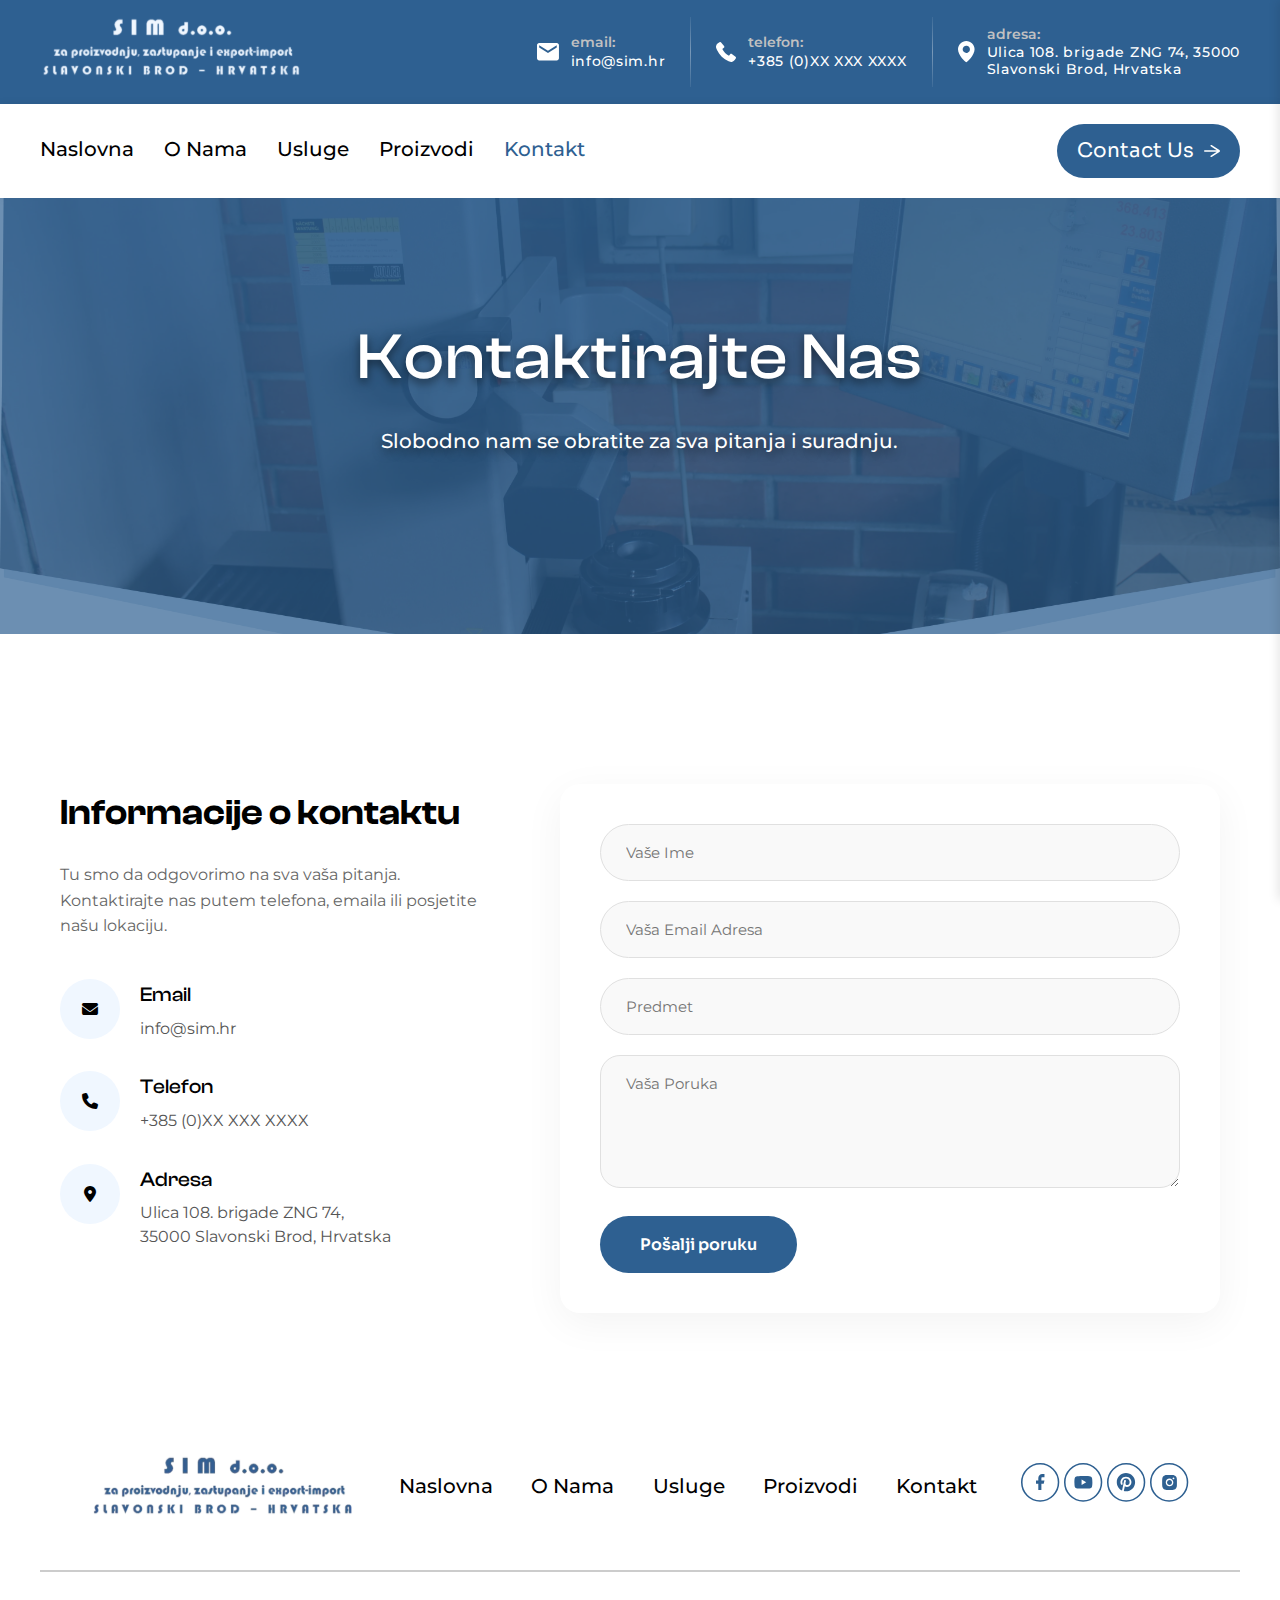
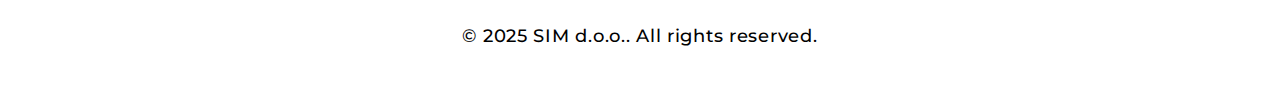
<file: kontakt.html>
<!DOCTYPE html>
<html lang="hr">

<head>
    <meta charset="UTF-8">
    <meta name="viewport" content="width=device-width, initial-scale=1.0">
    <title>Kontakt - SIM d.o.o.</title>
    <link rel="preconnect" href="https://fonts.googleapis.com">
    <link rel="preconnect" href="https://fonts.gstatic.com" crossorigin>
    <link href="https://fonts.googleapis.com/css2?family=Sora:wght@400;500;600;700&display=swap" rel="stylesheet">
    <link rel="stylesheet" href="style.css">
    <link rel="stylesheet" href="https://cdnjs.cloudflare.com/ajax/libs/font-awesome/6.4.0/css/all.min.css">

</head>

<body>
    <header>
        <div class="top-bar">
            <div class="container top-bar-content">
                <div class="logo">
                    <a href="index.html"><img src="images/logo.svg" alt="SIM d.o.o. Logo"></a>
                </div>
                <div class="mainspace">
                    <div class="email-info">
                        <img src="images/email.svg" alt="Email Icon">
                        <div class="emailll">
                            <span class="email-label">Email:</span>
                            <a href="mailto:info@sim.hr" class="email-value">info@sim.hr</a>
                        </div>
                    </div>
                    <img src="images/line.svg" alt="Line">
                    <div class="email-info">
                        <img src="images/phone.svg" alt="Phone Icon">
                        <div class="emailll">
                            <span class="email-label">Telefon:</span>
                            <a href="mailto:info@sim.hr" class="email-value">+385 (0)XX XXX XXXX</a>
                        </div>
                    </div>
                    <img src="images/line.svg" alt="Line">
                    <div class="email-info">
                        <img src="images/location.svg" alt="Location Icon">
                        <div class="emailll">
                            <span class="email-label">Adresa:</span>
                            <a href="mailto:info@sim.hr" class="email-value">Ulica 108. brigade ZNG 74, 35000</br>
                                Slavonski
                                Brod, Hrvatska</a>
                        </div>
                    </div>
                </div>
            </div>
        </div>
        <nav>
            <div class="container nav-content">


                <div class="logo mobile-logo">
                    <a href="index.html"><img src="images/logo.svg" alt="SIM d.o.o. Logo"></a>
                </div>
                <ul class="nav-links">
                    <li><a href="index.html">Naslovna</a></li>
                    <li><a href="o-nama.html">O Nama</a></li>
                    <li><a href="usluge.html">Usluge</a></li>
                    <li><a href="proizvodi.html">Proizvodi</a></li>
                    <li><a href="kontakt.html" class="active">Kontakt</a></li>
                </ul>
                <button class="contactus" onclick="window.location.href='kontakt.html'">Contact Us
                    <img src="images/arrow.svg" alt="Arrow" />
                </button>
                <button id="menu-toggle" class="menu-toggle">
                    <i class="fas fa-bars"></i>
                </button>
            </div>
        </nav>
    </header>

    <div class="drawer-overlay" id="drawer-overlay"></div>
    <div class="side-drawer" id="side-drawer">
        <div class="drawer-header">
            <button class="close-drawer" id="close-drawer">&times;</button>
        </div>
        <div class="drawer-content">
            <ul class="drawer-links">
                <li><a href="index.html">Naslovna</a></li>
                <li><a href="o-nama.html">O Nama</a></li>
                <li><a href="usluge.html">Usluge</a></li>
                <li><a href="proizvodi.html">Proizvodi</a></li>
                <li><a href="kontakt.html" class="active">Kontakt</a></li>
            </ul>
            <button class="drawer-contactus" onclick="window.location.href='kontakt.html'">Contact Us
                <img src="images/arrow.svg" alt="Arrow" />
            </button>
            <div class="drawer-contact-info">
                <div class="email-info">
                    <img src="images/email.svg" alt="Email Icon">
                    <div class="emailll">
                        <span class="email-label">Email:</span>
                        <a href="mailto:info@sim.hr" class="email-value">info@sim.hr</a>
                    </div>
                </div>
                <div class="email-info">
                    <img src="images/email.svg" alt="Email Icon">
                    <div class="emailll">
                        <span class="email-label">Telefon:</span>
                        <a href="mailto:info@sim.hr" class="email-value">+385 (0)XX XXX XXXX</a>
                    </div>
                </div>
                <div class="email-info">
                    <img src="images/location.svg" alt="Location Icon">
                    <div class="emailll">
                        <span class="email-label">Adresa:</span>
                        <a href="mailto:info@sim.hr" class="email-value">Ulica 108. brigade ZNG 74, 35000 Slavonski
                            Brod, Hrvatska</a>
                    </div>
                </div>
            </div>
        </div>
    </div>


    <main>
        <section class="services-hero">
            <div class="hero-overlay"></div>
            <div class="container hero-content">
                <h1 class="maintext">Kontaktirajte Nas</h1>
                <p class="maintextheading">Slobodno nam se obratite za sva pitanja i suradnju.</p>
            </div>
        </section>

        <section class="contact-section">
            <div class="container contact-container">
                <div class="contact-grid">
                    <!-- Contact Info -->
                    <div class="contact-info-column">
                        <h2 class="section-title">Informacije o kontaktu</h2>
                        <p class="section-desc">Tu smo da odgovorimo na sva vaša pitanja. Kontaktirajte nas putem
                            telefona, emaila ili posjetite našu lokaciju.</p>

                        <div class="contact-details-list">
                            <div class="contact-item">
                                <div class="icon-box">
                                    <i class="fa-solid fa-envelope"></i>
                                </div>
                                <div class="info-content">
                                    <h3>Email</h3>
                                    <a href="mailto:info@sim.hr">info@sim.hr</a>
                                </div>
                            </div>

                            <div class="contact-item">
                                <div class="icon-box">
                                    <i class="fa-solid fa-phone"></i>
                                </div>
                                <div class="info-content">
                                    <h3>Telefon</h3>
                                    <a href="tel:+3850XXXXXXXX">+385 (0)XX XXX XXXX</a>
                                </div>
                            </div>

                            <div class="contact-item">
                                <div class="icon-box">
                                    <i class="fa-solid fa-location-dot"></i>
                                </div>
                                <div class="info-content">
                                    <h3>Adresa</h3>
                                    <p>Ulica 108. brigade ZNG 74,<br>35000 Slavonski Brod, Hrvatska</p>
                                </div>
                            </div>
                        </div>
                    </div>

                    <!-- Contact Form -->
                    <div class="contact-form-column">
                        <form class="contact-form">
                            <div class="form-group">
                                <input type="text" placeholder="Vaše Ime" required>
                            </div>
                            <div class="form-group">
                                <input type="email" placeholder="Vaša Email Adresa" required>
                            </div>
                            <div class="form-group">
                                <input type="text" placeholder="Predmet" required>
                            </div>
                            <div class="form-group">
                                <textarea placeholder="Vaša Poruka" rows="5" required></textarea>
                            </div>
                            <button type="submit" class="submit-btn">Pošalji poruku</button>
                        </form>
                    </div>
                </div>
            </div>
        </section>

        <div class="sixthsec">
            <div class="footerdivvvvvvvvvvv">
                <img src="images/fotterlogo.svg" class="footer-logo" alt="">
                <div class="footerlinks">
                    <p class="footerlink"><a href="index.html"
                            style="color: inherit; text-decoration: none;">Naslovna</a></p>
                    <p class="footerlink"><a href="o-nama.html" style="color: inherit; text-decoration: none;">O
                            Nama</a></p>
                    <p class="footerlink"><a href="usluge.html"
                            style="color: inherit; text-decoration: none;">Usluge</a></p>
                    <p class="footerlink"><a href="proizvodi.html"
                            style="color: inherit; text-decoration: none;">Proizvodi</a></p>
                    <p class="footerlink"><a href="kontakt.html"
                            style="color: inherit; text-decoration: none;">Kontakt</a></p>
                </div>
                <div>
                    <img src="images/fb.svg" alt="">
                    <img src="images/yt.svg" alt="">
                    <img src="images/pin.svg" alt="">
                    <img src="images/insta.svg" alt="">
                </div>
            </div>
            <hr class="mainbr" />
            <p class="copyrighttext">© 2025 SIM d.o.o.. All rights reserved.</p>

        </div>
    </main>


    <script>
        const menuToggle = document.getElementById('menu-toggle');
        const sideDrawer = document.getElementById('side-drawer');
        const closeDrawer = document.getElementById('close-drawer');
        const drawerOverlay = document.getElementById('drawer-overlay');

        function toggleDrawer() {
            sideDrawer.classList.toggle('active');
            drawerOverlay.classList.toggle('active');
            document.body.classList.toggle('drawer-open');
            document.body.style.overflow = sideDrawer.classList.contains('active') ? 'hidden' : '';
        }

        menuToggle.addEventListener('click', toggleDrawer);
        closeDrawer.addEventListener('click', toggleDrawer);
        drawerOverlay.addEventListener('click', toggleDrawer);

        // Close drawer when clicking a link
        const drawerLinks = document.querySelectorAll('.drawer-links a');
        drawerLinks.forEach(link => {
            link.addEventListener('click', toggleDrawer);
        });
    </script>
</body>

</html>
</file>
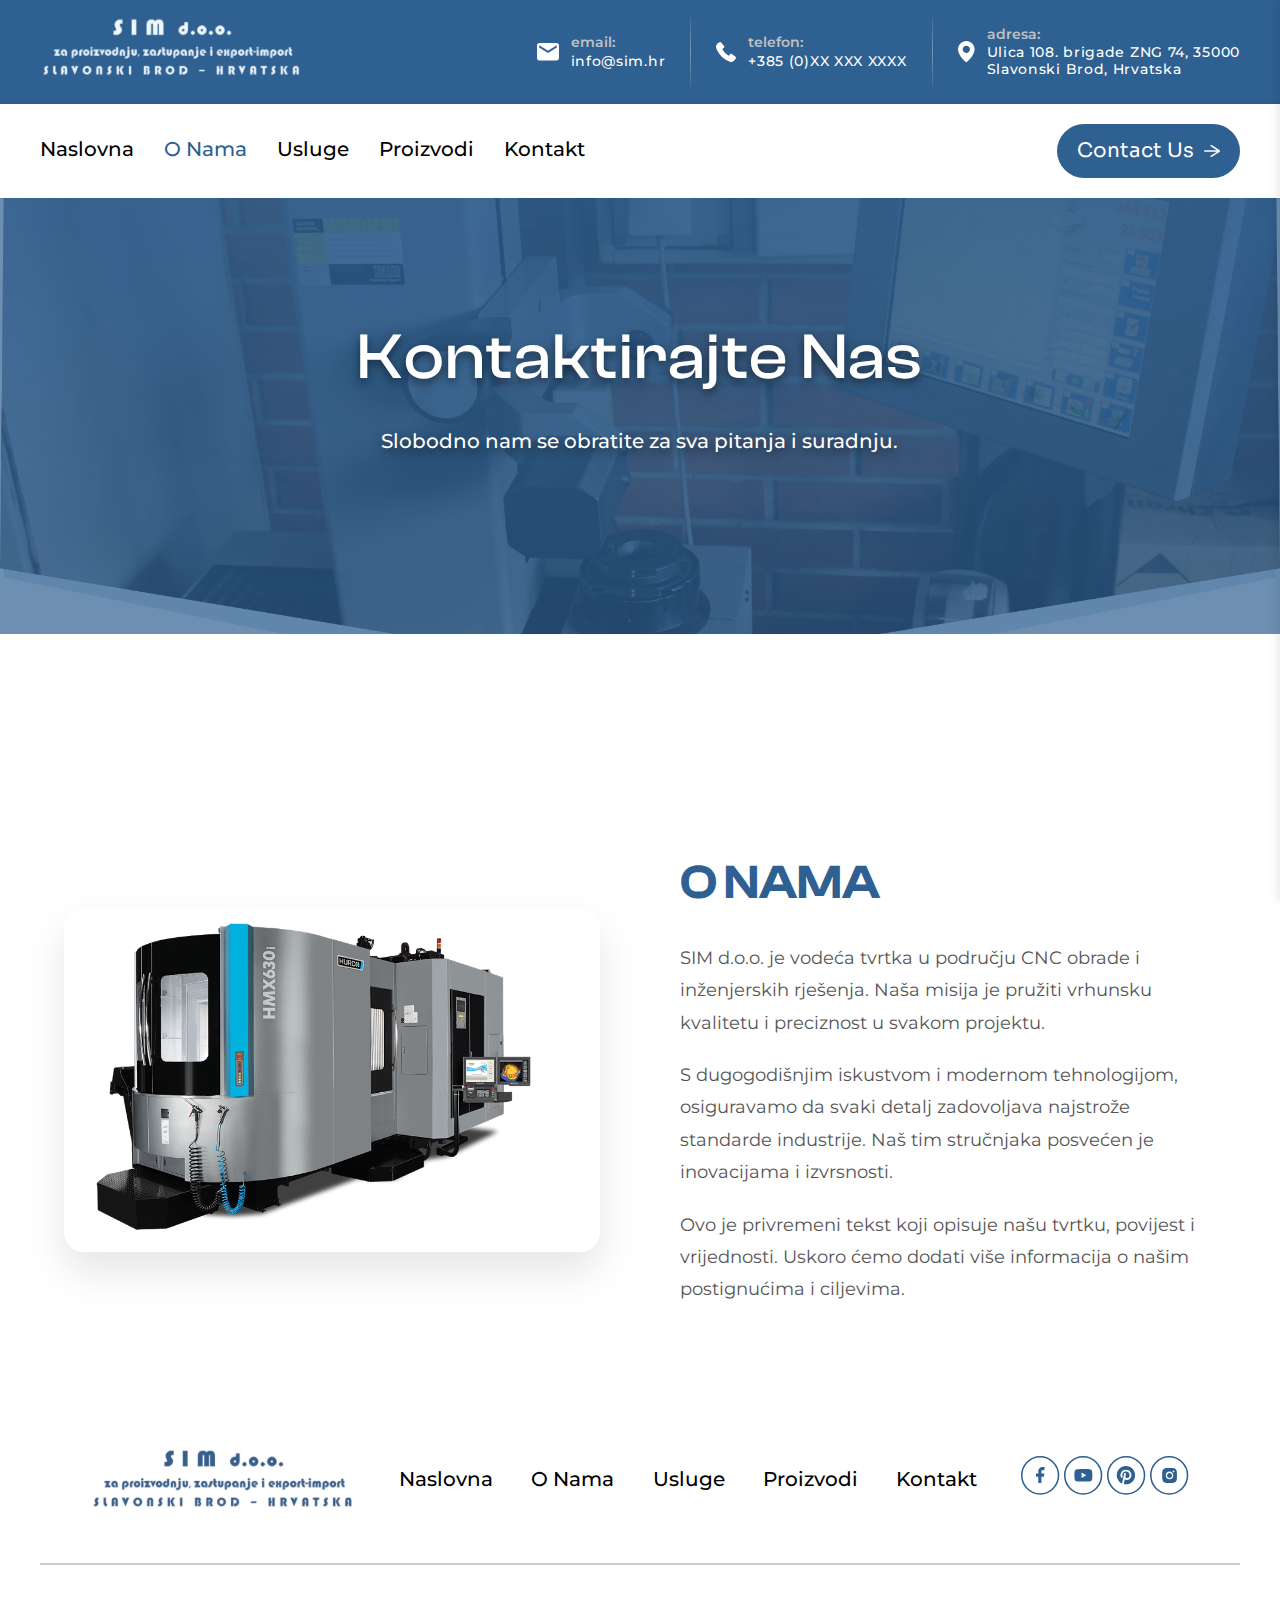
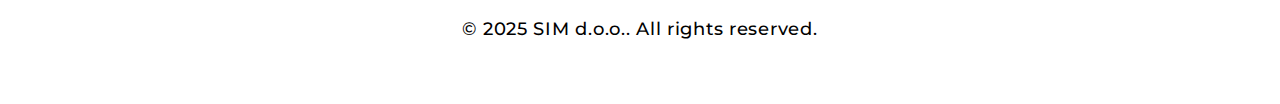
<file: o-nama.html>
<!DOCTYPE html>
<html lang="hr">

<head>
    <meta charset="UTF-8">
    <meta name="viewport" content="width=device-width, initial-scale=1.0">
    <title>O Nama - SIM d.o.o.</title>
    <link rel="preconnect" href="https://fonts.googleapis.com">
    <link rel="preconnect" href="https://fonts.gstatic.com" crossorigin>
    <link href="https://fonts.googleapis.com/css2?family=Sora:wght@400;500;600;700&display=swap" rel="stylesheet">
    <link rel="stylesheet" href="style.css">
    <link rel="stylesheet" href="https://cdnjs.cloudflare.com/ajax/libs/font-awesome/6.4.0/css/all.min.css">

</head>

<body>
    <header>
        <div class="top-bar">
            <div class="container top-bar-content">
                <div class="logo">
                    <img src="images/logo.svg" alt="SIM d.o.o. Logo">
                </div>
                <div class="mainspace">
                    <div class="email-info">
                        <img src="images/email.svg" alt="Email Icon">
                        <div class="emailll">
                            <span class="email-label">Email:</span>
                            <a href="mailto:info@sim.hr" class="email-value">info@sim.hr</a>
                        </div>
                    </div>
                    <img src="images/line.svg" alt="Line">
                    <div class="email-info">
                        <img src="images/phone.svg" alt="Phone Icon">
                        <div class="emailll">
                            <span class="email-label">Telefon:</span>
                            <a href="mailto:info@sim.hr" class="email-value">+385 (0)XX XXX XXXX</a>
                        </div>
                    </div>
                    <img src="images/line.svg" alt="Line">
                    <div class="email-info">
                        <img src="images/location.svg" alt="Location Icon">
                        <div class="emailll">
                            <span class="email-label">Adresa:</span>
                            <a href="mailto:info@sim.hr" class="email-value">Ulica 108. brigade ZNG 74, 35000</br>
                                Slavonski
                                Brod, Hrvatska</a>
                        </div>
                    </div>
                </div>
            </div>
        </div>
        <nav>
            <div class="container nav-content">


                <div class="logo mobile-logo">
                    <img src="images/logo.svg" alt="SIM d.o.o. Logo">
                </div>
                <ul class="nav-links">
                    <li><a href="index.html">Naslovna</a></li>
                    <li><a href="o-nama.html" class="active">O Nama</a></li>
                    <li><a href="usluge.html">Usluge</a></li>
                    <li><a href="proizvodi.html">Proizvodi</a></li>
                    <li><a href="kontakt.html">Kontakt</a></li>
                </ul>
                <button class="contactus" onclick="window.location.href='kontakt.html'">Contact Us
                    <img src="images/arrow.svg" alt="Arrow" />
                </button>
                <button id="menu-toggle" class="menu-toggle">
                    <i class="fas fa-bars"></i>
                </button>
            </div>
        </nav>
    </header>

    <div class="drawer-overlay" id="drawer-overlay"></div>
    <div class="side-drawer" id="side-drawer">
        <div class="drawer-header">
            <button class="close-drawer" id="close-drawer">&times;</button>
        </div>
        <div class="drawer-content">
            <ul class="drawer-links">
                <li><a href="index.html">Naslovna</a></li>
                <li><a href="o-nama.html">O Nama</a></li>
                <li><a href="usluge.html">Usluge</a></li>
                <li><a href="proizvodi.html">Proizvodi</a></li>
                <li><a href="kontakt.html">Kontakt</a></li>
            </ul>
            <button class="drawer-contactus" onclick="window.location.href='kontakt.html'">Contact Us
                <img src="images/arrow.svg" alt="Arrow" />
            </button>
            <div class="drawer-contact-info">
                <div class="email-info">
                    <img src="images/email.svg" alt="Email Icon">
                    <div class="emailll">
                        <span class="email-label">Email:</span>
                        <a href="mailto:info@sim.hr" class="email-value">info@sim.hr</a>
                    </div>
                </div>
                <div class="email-info">
                    <img src="images/phone.svg" alt="Phone Icon">
                    <div class="emailll">
                        <span class="email-label">Telefon:</span>
                        <a href="mailto:info@sim.hr" class="email-value">+385 (0)XX XXX XXXX</a>
                    </div>
                </div>
                <div class="email-info">
                    <img src="images/location.svg" alt="Location Icon">
                    <div class="emailll">
                        <span class="email-label">Adresa:</span>
                        <a href="mailto:info@sim.hr" class="email-value">Ulica 108. brigade ZNG 74, 35000 Slavonski
                            Brod, Hrvatska</a>
                    </div>
                </div>
            </div>
        </div>
    </div>


    <main>
        <section class="services-hero">
            <div class="hero-overlay"></div>
            <div class="container hero-content">
                <h1 class="maintext">Kontaktirajte Nas</h1>
                <p class="maintextheading">Slobodno nam se obratite za sva pitanja i suradnju.</p>
            </div>
        </section>
        <section class="about-hero">
            <div class="container about-content">
                <div class="about-image-wrapper">
                    <img src="images/machine3.png" alt="Abstract Graphic" class="about-image">
                </div>
                <div class="about-text-wrapper">
                    <h1>O Nama</h1>
                    <p>
                        SIM d.o.o. je vodeća tvrtka u području CNC obrade i inženjerskih rješenja.
                        Naša misija je pružiti vrhunsku kvalitetu i preciznost u svakom projektu.
                    </p>
                    <p>
                        S dugogodišnjim iskustvom i modernom tehnologijom, osiguravamo da svaki
                        detalj zadovoljava najstrože standarde industrije. Naš tim stručnjaka
                        posvećen je inovacijama i izvrsnosti.
                    </p>
                    <p>
                        Ovo je privremeni tekst koji opisuje našu tvrtku, povijest i vrijednosti.
                        Uskoro ćemo dodati više informacija o našim postignućima i ciljevima.
                    </p>
                </div>
            </div>
        </section>

        <div class="sixthsec">
            <div class="footerdivvvvvvvvvvv">
                <img src="images/fotterlogo.svg" class="footer-logo" alt="">
                <div class="footerlinks">
                    <p class="footerlink"><a href="index.html"
                            style="color: inherit; text-decoration: none;">Naslovna</a></p>
                    <p class="footerlink"><a href="o-nama.html" style="color: inherit; text-decoration: none;">O
                            Nama</a></p>
                    <p class="footerlink"><a href="usluge.html"
                            style="color: inherit; text-decoration: none;">Usluge</a></p>
                    <p class="footerlink"><a href="proizvodi.html"
                            style="color: inherit; text-decoration: none;">Proizvodi</a></p>
                    <p class="footerlink"><a href="kontakt.html"
                            style="color: inherit; text-decoration: none;">Kontakt</a></p>
                </div>
                <div>
                    <img src="images/fb.svg" alt="">
                    <img src="images/yt.svg" alt="">
                    <img src="images/pin.svg" alt="">
                    <img src="images/insta.svg" alt="">
                </div>
            </div>
            <hr class="mainbr" />
            <p class="copyrighttext">© 2025 SIM d.o.o.. All rights reserved.</p>

        </div>
    </main>


    <script>
        const menuToggle = document.getElementById('menu-toggle');
        const sideDrawer = document.getElementById('side-drawer');
        const closeDrawer = document.getElementById('close-drawer');
        const drawerOverlay = document.getElementById('drawer-overlay');

        function toggleDrawer() {
            sideDrawer.classList.toggle('active');
            drawerOverlay.classList.toggle('active');
            document.body.classList.toggle('drawer-open');
            document.body.style.overflow = sideDrawer.classList.contains('active') ? 'hidden' : '';
        }

        menuToggle.addEventListener('click', toggleDrawer);
        closeDrawer.addEventListener('click', toggleDrawer);
        drawerOverlay.addEventListener('click', toggleDrawer);

        // Close drawer when clicking a link
        const drawerLinks = document.querySelectorAll('.drawer-links a');
        drawerLinks.forEach(link => {
            link.addEventListener('click', toggleDrawer);
        });
    </script>
</body>

</html>
</file>
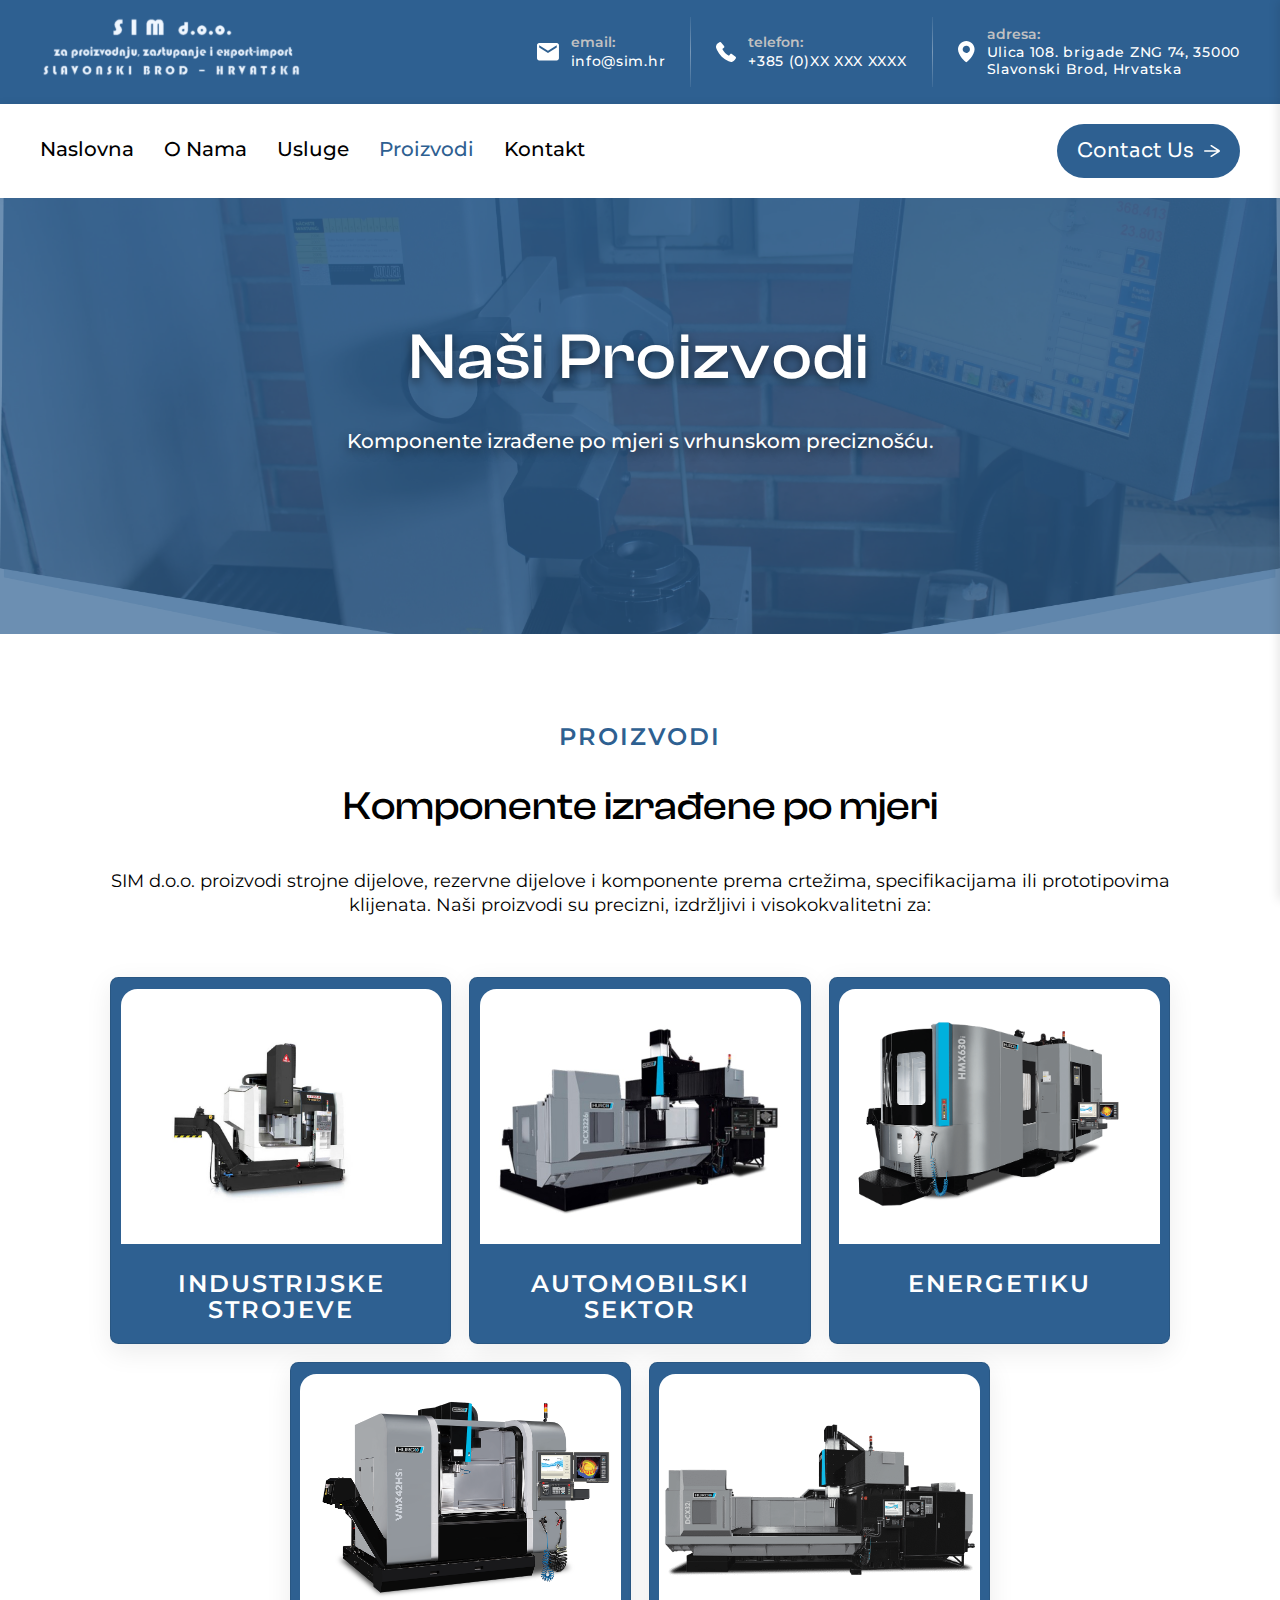
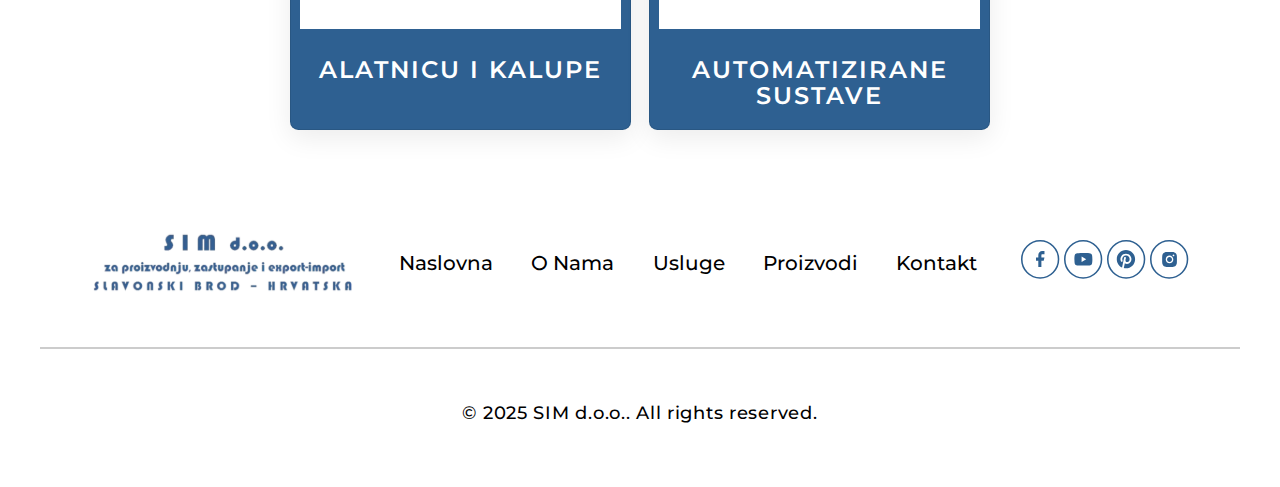
<file: proizvodi.html>
<!DOCTYPE html>
<html lang="hr">

<head>
    <meta charset="UTF-8">
    <meta name="viewport" content="width=device-width, initial-scale=1.0">
    <title>Proizvodi - SIM d.o.o.</title>
    <link rel="preconnect" href="https://fonts.googleapis.com">
    <link rel="preconnect" href="https://fonts.gstatic.com" crossorigin>
    <link href="https://fonts.googleapis.com/css2?family=Sora:wght@400;500;600;700&display=swap" rel="stylesheet">
    <link rel="stylesheet" href="style.css">
    <link rel="stylesheet" href="https://cdnjs.cloudflare.com/ajax/libs/font-awesome/6.4.0/css/all.min.css">

</head>

<body>
    <header>
        <div class="top-bar">
            <div class="container top-bar-content">
                <div class="logo">
                    <a href="index.html"><img src="images/logo.svg" alt="SIM d.o.o. Logo"></a>
                </div>
                <div class="mainspace">
                    <div class="email-info">
                        <img src="images/email.svg" alt="Email Icon">
                        <div class="emailll">
                            <span class="email-label">Email:</span>
                            <a href="mailto:info@sim.hr" class="email-value">info@sim.hr</a>
                        </div>
                    </div>
                    <img src="images/line.svg" alt="Line">
                    <div class="email-info">
                        <img src="images/phone.svg" alt="Phone Icon">
                        <div class="emailll">
                            <span class="email-label">Telefon:</span>
                            <a href="mailto:info@sim.hr" class="email-value">+385 (0)XX XXX XXXX</a>
                        </div>
                    </div>
                    <img src="images/line.svg" alt="Line">
                    <div class="email-info">
                        <img src="images/location.svg" alt="Location Icon">
                        <div class="emailll">
                            <span class="email-label">Adresa:</span>
                            <a href="mailto:info@sim.hr" class="email-value">Ulica 108. brigade ZNG 74, 35000</br>
                                Slavonski
                                Brod, Hrvatska</a>
                        </div>
                    </div>
                </div>
            </div>
        </div>
        <nav>
            <div class="container nav-content">


                <div class="logo mobile-logo">
                    <a href="index.html"><img src="images/logo.svg" alt="SIM d.o.o. Logo"></a>
                </div>
                <ul class="nav-links">
                    <li><a href="index.html">Naslovna</a></li>
                    <li><a href="o-nama.html">O Nama</a></li>
                    <li><a href="usluge.html">Usluge</a></li>
                    <li><a href="proizvodi.html" class="active">Proizvodi</a></li>
                    <li><a href="kontakt.html">Kontakt</a></li>
                </ul>
                <button class="contactus" onclick="window.location.href='kontakt.html'">Contact Us
                    <img src="images/arrow.svg" alt="Arrow" />
                </button>
                <button id="menu-toggle" class="menu-toggle">
                    <i class="fas fa-bars"></i>
                </button>
            </div>
        </nav>
    </header>

    <div class="drawer-overlay" id="drawer-overlay"></div>
    <div class="side-drawer" id="side-drawer">
        <div class="drawer-header">
            <button class="close-drawer" id="close-drawer">&times;</button>
        </div>
        <div class="drawer-content">
            <ul class="drawer-links">
                <li><a href="index.html">Naslovna</a></li>
                <li><a href="o-nama.html">O Nama</a></li>
                <li><a href="usluge.html">Usluge</a></li>
                <li><a href="proizvodi.html" class="active">Proizvodi</a></li>
                <li><a href="kontakt.html">Kontakt</a></li>
            </ul>
            <button class="drawer-contactus" onclick="window.location.href='kontakt.html'">Contact Us
                <img src="images/arrow.svg" alt="Arrow" />
            </button>
            <div class="drawer-contact-info">
                <div class="email-info">
                    <img src="images/email.svg" alt="Email Icon">
                    <div class="emailll">
                        <span class="email-label">Email:</span>
                        <a href="mailto:info@sim.hr" class="email-value">info@sim.hr</a>
                    </div>
                </div>
                <div class="email-info">
                    <img src="images/email.svg" alt="Email Icon">
                    <div class="emailll">
                        <span class="email-label">Telefon:</span>
                        <a href="mailto:info@sim.hr" class="email-value">+385 (0)XX XXX XXXX</a>
                    </div>
                </div>
                <div class="email-info">
                    <img src="images/email.svg" alt="Email Icon">
                    <div class="emailll">
                        <span class="email-label">Adresa:</span>
                        <a href="mailto:info@sim.hr" class="email-value">Ulica 108. brigade ZNG 74, 35000 Slavonski
                            Brod, Hrvatska</a>
                    </div>
                </div>
            </div>
        </div>
    </div>


    <main>
        <section class="services-hero">
            <div class="hero-overlay"></div>
            <div class="container hero-content">
                <h1 class="maintext">Naši Proizvodi</h1>
                <p class="maintextheading">Komponente izrađene po mjeri s vrhunskom preciznošću.</p>
            </div>
        </section>

        <div class="fourthsec">
            <p class="proizvoditext">
                PROIZVODI
            </p>
            <p class="komponentetext">Komponente izrađene po mjeri</p>
            <p class="simdooproizvoditext">
                SIM d.o.o. proizvodi strojne dijelove, rezervne dijelove i komponente prema crtežima, specifikacijama
                ili prototipovima klijenata. Naši proizvodi su precizni, izdržljivi i visokokvalitetni za:
            </p>
            <div class="machinedivvv">
                <div class="Industrijskediv">
                    <div class="machineeediv">
                        <img src="images/machine1.jpg" class="machineimg" alt="">
                        <p class="industrijsketextbox">Industrijske strojeve</p>
                    </div>
                </div>

                <div class="Industrijskediv">
                    <div class="machineeediv">
                        <img src="images/machine2.jpg" class="machineimg" alt="">
                        <p class="industrijsketextbox">Automobilski sektor</p>
                    </div>
                </div>

                <div class="Industrijskediv">
                    <div class="machineeediv">
                        <img src="images/machine3.png" class="machineimg" alt="">
                        <p class="industrijsketextbox">Energetiku</p>
                    </div>
                </div>

                <div class="Industrijskediv">
                    <div class="machineeediv">
                        <img src="images/machine4.png" class="machineimg" alt="">
                        <p class="industrijsketextbox">Alatnicu i kalupe</p>
                    </div>
                </div>

                <div class="Industrijskediv">
                    <div class="machineeediv">
                        <img src="images/machine5.png" class="machineimg" alt="">
                        <p class="industrijsketextbox">Automatizirane sustave</p>
                    </div>
                </div>
            </div>
        </div>

        <div class="sixthsec">
            <div class="footerdivvvvvvvvvvv">
                <img src="images/fotterlogo.svg" class="footer-logo" alt="">
                <div class="footerlinks">
                    <p class="footerlink"><a href="index.html"
                            style="color: inherit; text-decoration: none;">Naslovna</a></p>
                    <p class="footerlink"><a href="o-nama.html" style="color: inherit; text-decoration: none;">O
                            Nama</a></p>
                    <p class="footerlink"><a href="usluge.html"
                            style="color: inherit; text-decoration: none;">Usluge</a></p>
                    <p class="footerlink"><a href="proizvodi.html"
                            style="color: inherit; text-decoration: none;">Proizvodi</a></p>
                    <p class="footerlink"><a href="kontakt.html"
                            style="color: inherit; text-decoration: none;">Kontakt</a></p>
                </div>
                <div>
                    <img src="images/fb.svg" alt="">
                    <img src="images/yt.svg" alt="">
                    <img src="images/pin.svg" alt="">
                    <img src="images/insta.svg" alt="">
                </div>
            </div>
            <hr class="mainbr" />
            <p class="copyrighttext">© 2025 SIM d.o.o.. All rights reserved.</p>

        </div>
    </main>


    <script>
        const menuToggle = document.getElementById('menu-toggle');
        const sideDrawer = document.getElementById('side-drawer');
        const closeDrawer = document.getElementById('close-drawer');
        const drawerOverlay = document.getElementById('drawer-overlay');

        function toggleDrawer() {
            sideDrawer.classList.toggle('active');
            drawerOverlay.classList.toggle('active');
            document.body.classList.toggle('drawer-open');
            document.body.style.overflow = sideDrawer.classList.contains('active') ? 'hidden' : '';
        }

        menuToggle.addEventListener('click', toggleDrawer);
        closeDrawer.addEventListener('click', toggleDrawer);
        drawerOverlay.addEventListener('click', toggleDrawer);

        // Close drawer when clicking a link
        const drawerLinks = document.querySelectorAll('.drawer-links a');
        drawerLinks.forEach(link => {
            link.addEventListener('click', toggleDrawer);
        });
    </script>
</body>

</html>
</file>
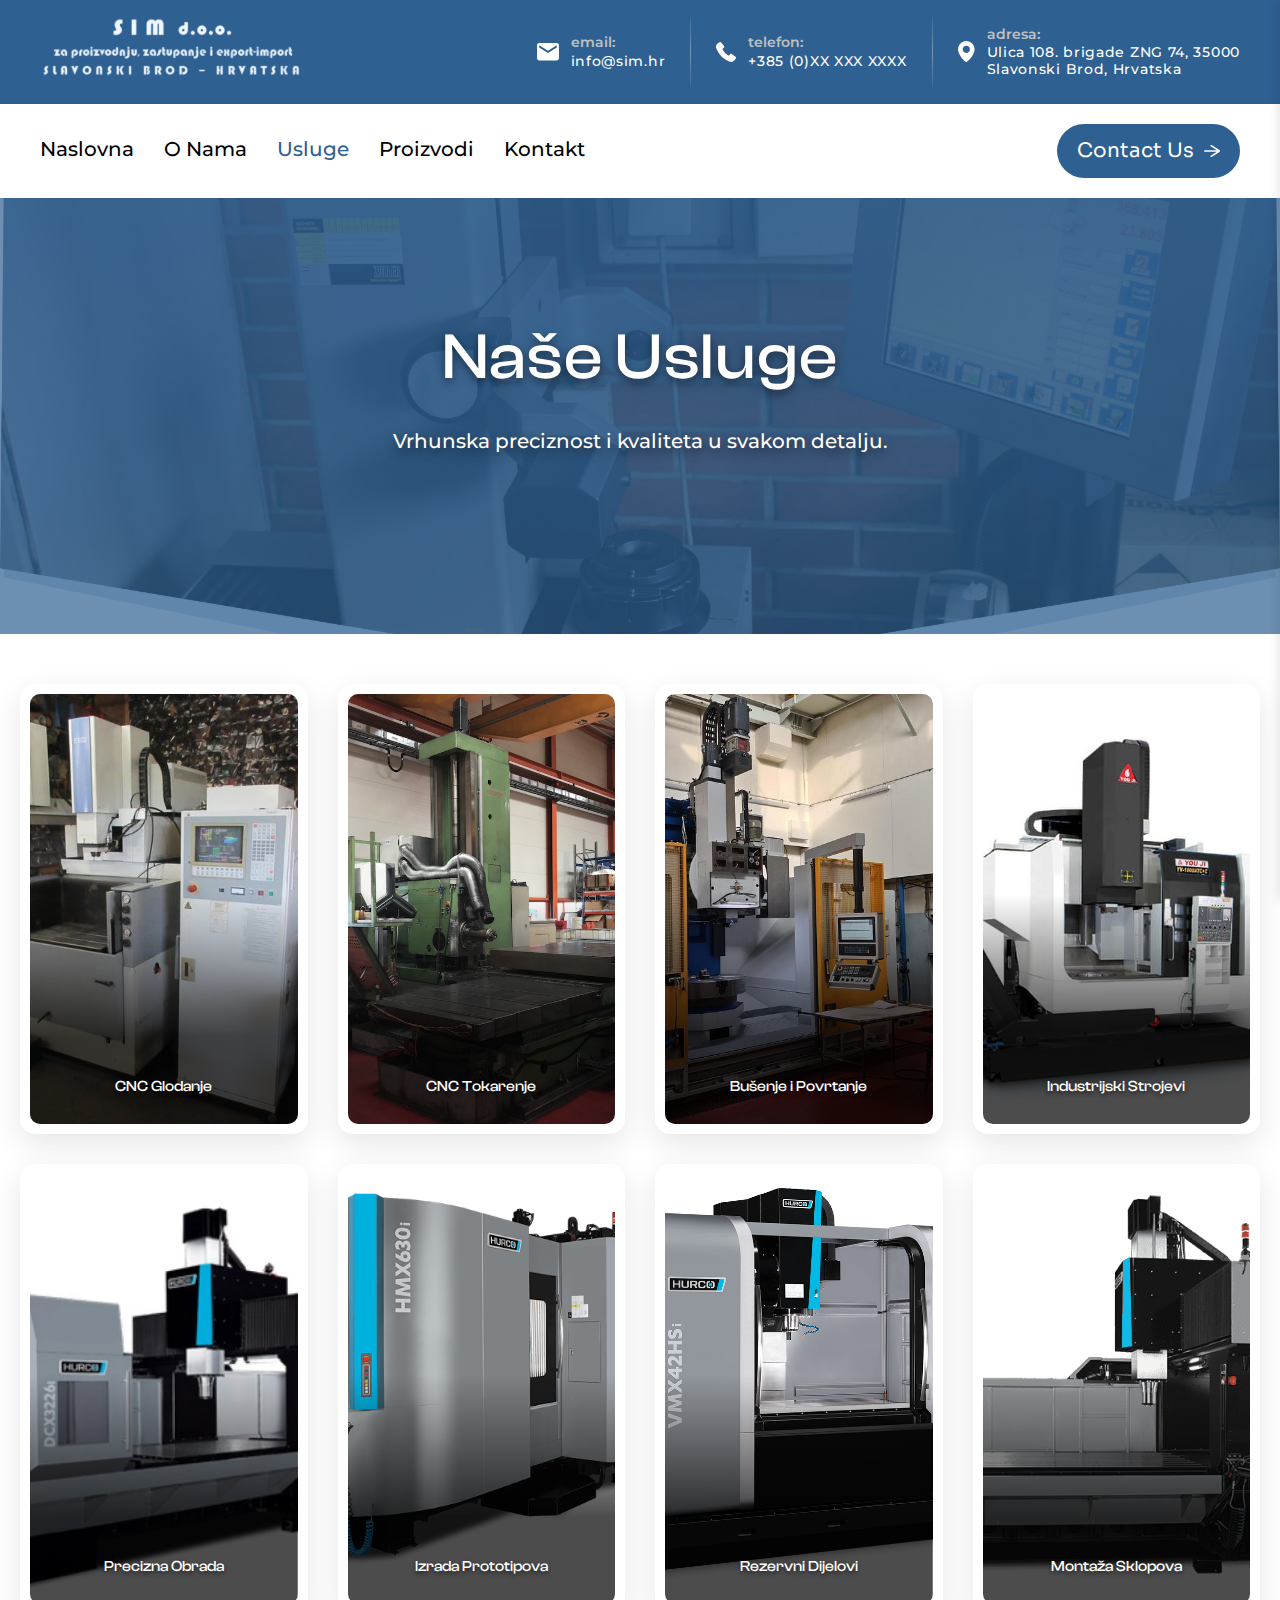
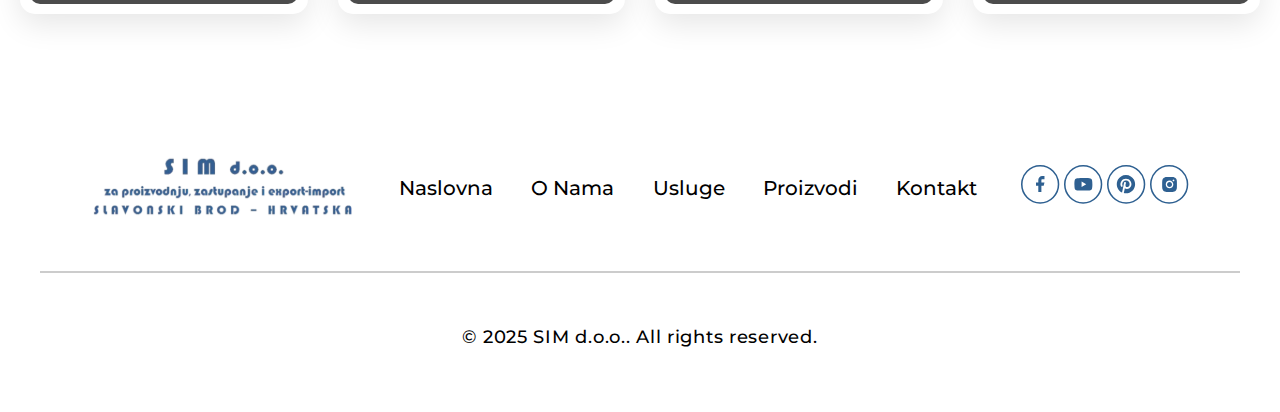
<file: usluge.html>
<!DOCTYPE html>
<html lang="hr">

<head>
    <meta charset="UTF-8">
    <meta name="viewport" content="width=device-width, initial-scale=1.0">
    <title>Usluge - SIM d.o.o.</title>
    <link rel="preconnect" href="https://fonts.googleapis.com">
    <link rel="preconnect" href="https://fonts.gstatic.com" crossorigin>
    <link href="https://fonts.googleapis.com/css2?family=Sora:wght@400;500;600;700&display=swap" rel="stylesheet">
    <link rel="stylesheet" href="style.css">
    <link rel="stylesheet" href="https://cdnjs.cloudflare.com/ajax/libs/font-awesome/6.4.0/css/all.min.css">

</head>

<body>
    <header>
        <div class="top-bar">
            <div class="container top-bar-content">
                <div class="logo">
                    <a href="index.html"><img src="images/logo.svg" alt="SIM d.o.o. Logo"></a>
                </div>
                <div class="mainspace">
                    <div class="email-info">
                        <img src="images/email.svg" alt="Email Icon">
                        <div class="emailll">
                            <span class="email-label">Email:</span>
                            <a href="mailto:info@sim.hr" class="email-value">info@sim.hr</a>
                        </div>
                    </div>
                    <img src="images/line.svg" alt="Line">
                    <div class="email-info">
                        <img src="images/phone.svg" alt="Phone Icon">
                        <div class="emailll">
                            <span class="email-label">Telefon:</span>
                            <a href="mailto:info@sim.hr" class="email-value">+385 (0)XX XXX XXXX</a>
                        </div>
                    </div>
                    <img src="images/line.svg" alt="Line">
                    <div class="email-info">
                        <img src="images/location.svg" alt="Location Icon">
                        <div class="emailll">
                            <span class="email-label">Adresa:</span>
                            <a href="mailto:info@sim.hr" class="email-value">Ulica 108. brigade ZNG 74, 35000</br>
                                Slavonski
                                Brod, Hrvatska</a>
                        </div>
                    </div>
                </div>
            </div>
        </div>
        <nav>
            <div class="container nav-content">


                <div class="logo mobile-logo">
                    <a href="index.html"><img src="images/logo.svg" alt="SIM d.o.o. Logo"></a>
                </div>
                <ul class="nav-links">
                    <li><a href="index.html">Naslovna</a></li>
                    <li><a href="o-nama.html">O Nama</a></li>
                    <li><a href="usluge.html" class="active">Usluge</a></li>
                    <li><a href="proizvodi.html">Proizvodi</a></li>
                    <li><a href="kontakt.html">Kontakt</a></li>
                </ul>
                <button class="contactus" onclick="window.location.href='kontakt.html'">Contact Us
                    <img src="images/arrow.svg" alt="Arrow" />
                </button>
                <button id="menu-toggle" class="menu-toggle">
                    <i class="fas fa-bars"></i>
                </button>
            </div>
        </nav>
    </header>

    <div class="drawer-overlay" id="drawer-overlay"></div>
    <div class="side-drawer" id="side-drawer">
        <div class="drawer-header">
            <button class="close-drawer" id="close-drawer">&times;</button>
        </div>
        <div class="drawer-content">
            <ul class="drawer-links">
                <li><a href="index.html">Naslovna</a></li>
                <li><a href="o-nama.html">O Nama</a></li>
                <li><a href="usluge.html">Usluge</a></li>
                <li><a href="proizvodi.html">Proizvodi</a></li>
                <li><a href="kontakt.html">Kontakt</a></li>
            </ul>
            <button class="drawer-contactus" onclick="window.location.href='kontakt.html'">Contact Us
                <img src="images/arrow.svg" alt="Arrow" />
            </button>
            <div class="drawer-contact-info">
                <div class="email-info">
                    <img src="images/email.svg" alt="Email Icon">
                    <div class="emailll">
                        <span class="email-label">Email:</span>
                        <a href="mailto:info@sim.hr" class="email-value">info@sim.hr</a>
                    </div>
                </div>
                <div class="email-info">
                    <img src="images/phone.svg" alt="Phone Icon">
                    <div class="emailll">
                        <span class="email-label">Telefon:</span>
                        <a href="mailto:info@sim.hr" class="email-value">+385 (0)XX XXX XXXX</a>
                    </div>
                </div>
                <div class="email-info">
                    <img src="images/location.svg" alt="Location Icon">
                    <div class="emailll">
                        <span class="email-label">Adresa:</span>
                        <a href="mailto:info@sim.hr" class="email-value">Ulica 108. brigade ZNG 74, 35000 Slavonski
                            Brod, Hrvatska</a>
                    </div>
                </div>
            </div>
        </div>
    </div>


    <main>
        <section class="services-hero">
            <div class="hero-overlay"></div>
            <div class="container hero-content">
                <h1 class="maintext">Naše Usluge</h1>
                <p class="maintextheading">Vrhunska preciznost i kvaliteta u svakom detalju.</p>
            </div>
        </section>

        <section class="services-section">
            <div class="container services-container">
                <div class="services-grid">

                    <!-- Service 1 -->
                    <div class="updownfirstdiv service-card" onclick="window.location.href='usluge-detalji.html?id=1'"
                        style="cursor: pointer;">
                        <div class="updownfirstdivtextdd"
                            style="background-image: linear-gradient(180deg, rgba(0, 0, 0, 0) 46.63%, rgba(0, 0, 0, 0.7) 79.81%), url('images/firstimgthirdsec.jpg'); background-size: cover; background-position: center;">
                            <p class="cncglodanje">CNC Glodanje</p>
                            <div class="card-desc">Visokoprecizno glodanje kompleksnih dijelova.</div>
                        </div>
                    </div>

                    <!-- Service 2 -->
                    <div class="updownfirstdiv service-card" onclick="window.location.href='usluge-detalji.html?id=2'"
                        style="cursor: pointer;">
                        <div class="updownfirstdivtextdd"
                            style="background-image: linear-gradient(180deg, rgba(0, 0, 0, 0) 46.63%, rgba(0, 0, 0, 0.7) 79.81%), url('images/sec.jpg'); background-size: cover; background-position: center;">
                            <p class="cncglodanje">CNC Tokarenje</p>
                            <div class="card-desc">Efikasna obrada rotacijskih elemenata.</div>
                        </div>
                    </div>

                    <!-- Service 3 -->
                    <div class="updownfirstdiv service-card" onclick="window.location.href='usluge-detalji.html?id=3'"
                        style="cursor: pointer;">
                        <div class="updownfirstdivtextdd"
                            style="background-image: linear-gradient(180deg, rgba(0, 0, 0, 0) 46.63%, rgba(0, 0, 0, 0.7) 79.81%), url('images/third.jpg'); background-size: cover; background-position: center;">
                            <p class="cncglodanje">Bušenje i Povrtanje</p>
                            <div class="card-desc">Precizna izrada provrta i završna obrada.</div>
                        </div>
                    </div>

                    <!-- Service 4 -->
                    <div class="updownfirstdiv service-card" onclick="window.location.href='usluge-detalji.html?id=4'"
                        style="cursor: pointer;">
                        <div class="updownfirstdivtextdd"
                            style="background-image: linear-gradient(180deg, rgba(0, 0, 0, 0) 46.63%, rgba(0, 0, 0, 0.7) 79.81%), url('images/machine1.jpg'); background-size: cover; background-position: center;">
                            <p class="cncglodanje">Industrijski Strojevi</p>
                            <div class="card-desc">Proizvodnja dijelova za tešku industriju.</div>
                        </div>
                    </div>

                    <!-- Service 5 -->
                    <div class="updownfirstdiv service-card" onclick="window.location.href='usluge-detalji.html?id=5'"
                        style="cursor: pointer;">
                        <div class="updownfirstdivtextdd"
                            style="background-image: linear-gradient(180deg, rgba(0, 0, 0, 0) 46.63%, rgba(0, 0, 0, 0.7) 79.81%), url('images/machine2.jpg'); background-size: cover; background-position: center;">
                            <p class="cncglodanje">Precizna Obrada</p>
                            <div class="card-desc">Obrada metala s mikronskom točnošću.</div>
                        </div>
                    </div>

                    <!-- Service 6 -->
                    <div class="updownfirstdiv service-card" onclick="window.location.href='usluge-detalji.html?id=6'"
                        style="cursor: pointer;">
                        <div class="updownfirstdivtextdd"
                            style="background-image: linear-gradient(180deg, rgba(0, 0, 0, 0) 46.63%, rgba(0, 0, 0, 0.7) 79.81%), url('images/machine3.png'); background-size: cover; background-position: center;">
                            <p class="cncglodanje">Izrada Prototipova</p>
                            <div class="card-desc">Brza izrada funkcionalnih prototipova.</div>
                        </div>
                    </div>

                    <!-- Service 7 -->
                    <div class="updownfirstdiv service-card" onclick="window.location.href='usluge-detalji.html?id=7'"
                        style="cursor: pointer;">
                        <div class="updownfirstdivtextdd"
                            style="background-image: linear-gradient(180deg, rgba(0, 0, 0, 0) 46.63%, rgba(0, 0, 0, 0.7) 79.81%), url('images/machine4.png'); background-size: cover; background-position: center;">
                            <p class="cncglodanje">Rezervni Dijelovi</p>
                            <div class="card-desc">Kvalitetni zamjenski dijelovi za strojeve.</div>
                        </div>
                    </div>

                    <!-- Service 8 -->
                    <div class="updownfirstdiv service-card" onclick="window.location.href='usluge-detalji.html?id=8'"
                        style="cursor: pointer;">
                        <div class="updownfirstdivtextdd"
                            style="background-image: linear-gradient(180deg, rgba(0, 0, 0, 0) 46.63%, rgba(0, 0, 0, 0.7) 79.81%), url('images/machine5.png'); background-size: cover; background-position: center;">
                            <p class="cncglodanje">Montaža Sklopova</p>
                            <div class="card-desc">Sastavljanje složenih mehaničkih sklopova.</div>
                        </div>
                    </div>

                </div>
            </div>
        </section>

        <div class="sixthsec">
            <div class="footerdivvvvvvvvvvv">
                <img src="images/fotterlogo.svg" class="footer-logo" alt="">
                <div class="footerlinks">
                    <p class="footerlink"><a href="index.html"
                            style="color: inherit; text-decoration: none;">Naslovna</a></p>
                    <p class="footerlink"><a href="o-nama.html" style="color: inherit; text-decoration: none;">O
                            Nama</a></p>
                    <p class="footerlink"><a href="usluge.html"
                            style="color: inherit; text-decoration: none;">Usluge</a></p>
                    <p class="footerlink"><a href="proizvodi.html"
                            style="color: inherit; text-decoration: none;">Proizvodi</a></p>
                    <p class="footerlink"><a href="kontakt.html"
                            style="color: inherit; text-decoration: none;">Kontakt</a></p>
                </div>
                <div>
                    <img src="images/fb.svg" alt="">
                    <img src="images/yt.svg" alt="">
                    <img src="images/pin.svg" alt="">
                    <img src="images/insta.svg" alt="">
                </div>
            </div>
            <hr class="mainbr" />
            <p class="copyrighttext">© 2025 SIM d.o.o.. All rights reserved.</p>

        </div>
    </main>


    <script>
        const menuToggle = document.getElementById('menu-toggle');
        const sideDrawer = document.getElementById('side-drawer');
        const closeDrawer = document.getElementById('close-drawer');
        const drawerOverlay = document.getElementById('drawer-overlay');

        function toggleDrawer() {
            sideDrawer.classList.toggle('active');
            drawerOverlay.classList.toggle('active');
            document.body.classList.toggle('drawer-open');
            document.body.style.overflow = sideDrawer.classList.contains('active') ? 'hidden' : '';
        }

        menuToggle.addEventListener('click', toggleDrawer);
        closeDrawer.addEventListener('click', toggleDrawer);
        drawerOverlay.addEventListener('click', toggleDrawer);

        // Close drawer when clicking a link
        const drawerLinks = document.querySelectorAll('.drawer-links a');
        drawerLinks.forEach(link => {
            link.addEventListener('click', toggleDrawer);
        });
    </script>
</body>

</html>
</file>
<file: style.css>
/* Custom AOS fade animation for extra smoothness */

[data-aos] {
    transition-property: opacity, transform;
    transition-timing-function: ease-in-out;
    transition-duration: 0.9s !important;
}

.aos-animate {
    opacity: 1 !important;
}

[data-aos][data-aos][data-aos-delay] {
    transition-delay: var(--aos-delay, 0ms) !important;
}

/* Montserrat Font */
@font-face {
    font-family: 'Montserrat';
    src: url('fonts/montserrat/Montserrat-Regular.ttf') format('truetype');
    font-weight: 400;
    font-style: normal;
    font-display: swap;
}

@font-face {
    font-family: 'Montserrat';
    src: url('fonts/montserrat/Montserrat-Medium.ttf') format('truetype');
    font-weight: 500;
    font-style: normal;
    font-display: swap;
}

@font-face {
    font-family: 'Montserrat';
    src: url('fonts/montserrat/Montserrat-SemiBold.ttf') format('truetype');
    font-weight: 600;
    font-style: normal;
    font-display: swap;
}

@font-face {
    font-family: 'Montserrat';
    src: url('fonts/montserrat/Montserrat-Bold.ttf') format('truetype');
    font-weight: 700;
    font-style: normal;
    font-display: swap;
}

/* Clash Display Font */
@font-face {
    font-family: 'Clash Display';
    src: url('fonts/ClashDisplay-Regular.woff2') format('woff2'),
        url('fonts/ClashDisplay-Regular.woff') format('woff'),
        url('fonts/ClashDisplay-Regular.ttf') format('truetype');
    font-weight: 400;
    font-style: normal;
    font-display: swap;
}

@font-face {
    font-family: 'Clash Display';
    src: url('fonts/ClashDisplay-Medium.woff2') format('woff2'),
        url('fonts/ClashDisplay-Medium.woff') format('woff'),
        url('fonts/ClashDisplay-Medium.ttf') format('truetype');
    font-weight: 500;
    font-style: normal;
    font-display: swap;
}

@font-face {
    font-family: 'Clash Display';
    src: url('fonts/ClashDisplay-Semibold.woff2') format('woff2'),
        url('fonts/ClashDisplay-Semibold.woff') format('woff'),
        url('fonts/ClashDisplay-Semibold.ttf') format('truetype');
    font-weight: 600;
    font-style: normal;
    font-display: swap;
}

:root {
    --primary-color: #2E6091;
    --secondary-color: #2E6091;
    --text-color: #000000;
    --heading-color: #000000;
    --white: #FFFFFF;
    --light-bg: #f7fafc;
    --accent-color: #FFFFFF;
    --navbar-bg: #2E6091;
    --email-label-color: #C1C1C1;
    /* Icons are white in the original */
    --transition: all 0.3s ease;
}

* {
    margin: 0;
    padding: 0;
    box-sizing: border-box;
}

html {
    font-size: 62.5%;
    /* 10px = 1rem */
    overflow-x: hidden;

}

body {
    font-family: 'Sora', sans-serif;
    font-size: 1.6rem;
    /* 16px */
    line-height: 1.6;
    color: var(--text-color);
    background-color: var(--white);
    overflow-x: hidden;

}

/* Ensure bold tags don't break sizing and inherit fluid sizes */
b,
strong {
    font-weight: 700;
    font-size: inherit;
}





/* Header & Top Bar */
.top-bar {
    background-color: var(--navbar-bg);
    color: var(--white);
    padding: 1.5rem 126px;

}

.top-bar-content {
    display: flex;
    justify-content: space-between;
    align-items: center;
    flex-wrap: wrap;
    gap: 1.5rem;
}



.email-info {
    display: flex;
    align-items: center;
    flex-direction: row;
    gap: 1.2rem;
}

.mainspace {
    display: flex;
    align-items: center;
    gap: 2.5rem;
    flex-direction: row;
    flex-wrap: wrap;
    justify-content: center;
}

.email-label {
    font-family: 'Montserrat', sans-serif;
    font-weight: 600;
    font-size: 1.4rem;
    line-height: 1.2;
    color: #C1C1C1;
    text-transform: lowercase;
}

.emailll {
    display: flex;
    align-items: flex-start;
    gap: 0.2rem;
    flex-direction: column;
}

.email-value {
    font-family: 'Montserrat', sans-serif;
    font-weight: 500;
    font-size: 1.4rem;
    line-height: 1.2;
    letter-spacing: 0.05em;
    color: var(--white);
    text-decoration: none;
}

/* Navigation */
nav {
    background-color: var(--white);
    box-shadow: 0 0.2rem 1rem rgba(0, 0, 0, 0.1);
    padding: 2rem 131px;
}

.nav-content {
    display: flex;
    justify-content: space-between;
    align-items: center;
    flex-wrap: wrap;
    gap: 2rem;
}

.desktop-logo {
    display: block;
}

.mobile-mail,
.mobile-logo {
    display: none;
}

.nav-links {
    display: flex;
    list-style: none;
    gap: 30px;
}

.nav-links a {
    text-decoration: none;


    font-family: 'Montserrat', sans-serif;
    font-weight: 500;
    font-size: 20px;
    line-height: 2rem;
    letter-spacing: 0%;
    text-align: center;
    color: #000000;

}

.contactus {
    background-color: #2E6091;
    border-radius: 50rem;
    padding: 1.7rem 2rem;
    display: flex;
    align-items: center;
    gap: 1rem;
    font-family: "Sora";
    font-weight: 400;
    font-size: 2rem;
    line-height: 1;
    text-align: center;
    text-transform: capitalize;
    color: #FFFFFF;
    border: none;
    cursor: pointer;
    transition: var(--transition);
}

.menu-toggle {
    display: none;
    background: transparent;
    border: none;
    color: #2E6091;
    font-size: 2.4rem;
    cursor: pointer;
    padding: 0.5rem;
}

.nav-links a:hover,
.nav-links a.active {
    color: var(--primary-color);
}

/* Buttons */
.btn {
    display: inline-flex;
    align-items: center;
    gap: 12px;
    padding: 10px 28px;
    border-radius: 50px;
    font-weight: 600;
    transition: var(--transition);
    text-decoration: none;
    cursor: pointer;
}

.btn-primary {
    background-color: var(--primary-color);
    color: var(--white);
    box-shadow: 0 4px 15px rgba(46, 96, 145, 0.2);
}

.btn-primary:hover {
    background-color: #244d75;
    transform: translateY(-2px);
}

.btn-white {
    background-color: var(--white);
    color: var(--primary-color);
}

.btn-white:hover {
    background-color: #f8f9fa;
    transform: translateY(-2px);
}

.btn-outline {
    background-color: transparent;
    color: var(--white);
    border: 1px solid rgba(255, 255, 255, 0.5);
}

.btn-outline:hover {
    background-color: rgba(255, 255, 255, 0.1);
}

/* Hero Section */
.hero {
    min-height: 87.7rem;
    padding: 17rem 0 33.6rem;
    background: url('main.webp') no-repeat center center/cover;
    display: flex;
    align-items: center;
    color: var(--white);
    justify-content: center;
}

.maintext {
    font-family: 'Clash Display', sans-serif;
    font-weight: 500;
    font-size: clamp(3.6rem, 6vw, 9rem);
    line-height: 1.2;
    letter-spacing: 0.02em;
    text-align: center;
    text-shadow: 0 0.4rem 1rem rgba(0, 0, 0, 0.5);
    color: #FFFFFF;

    margin-bottom: 3rem;

}

.maintextheading {
    font-family: Montserrat;
    font-weight: 500;
    font-size: clamp(1.6rem, 1.6vw, 2.6rem);
    line-height: 1.5;
    text-align: center;
    text-shadow: 0 0.4rem 1rem rgba(0, 0, 0, 0.5);
    color: #FFFFFF;
    margin-bottom: 5.8rem;
    max-width: 80rem;
}

.twobutton {
    border: none;
    padding: 1.8rem 5rem;
    gap: 3rem;
    display: flex;
    flex-direction: row;
    align-items: center;
    justify-content: center;
    border-radius: 6rem;
    font-family: Montserrat;
    font-weight: 500;
    font-size: clamp(1.6rem, 1.2vw + 1rem, 2.4rem);
    line-height: 1;
    text-align: center;
    text-transform: capitalize;
    color: #2E6091;
    cursor: pointer;
    transition: var(--transition);
}

.twobutton1 {
    border: 0.3rem solid rgba(255, 255, 255, 0.35);
    background-color: rgba(255, 255, 255, 0.07);
    padding: 2.1rem 9rem;
    gap: 3rem;
    display: flex;
    flex-direction: row;
    align-items: center;
    justify-content: center;
    border-radius: 6rem;
    font-family: Montserrat;
    font-weight: 500;
    font-size: clamp(1.6rem, 1.2vw + 1rem, 2.4rem);
    line-height: 1;
    text-align: center;
    text-transform: capitalize;
    color: #FFFFFF;
    cursor: pointer;
    transition: var(--transition);
}

.hero-content {
    display: flex;
    flex-direction: column;
    align-items: center;
    justify-content: center;
    text-align: center;
}



.hero-btns {
    display: flex;
    justify-content: center;
    gap: 2rem;
    flex-wrap: wrap;
}

.nav-links a,
.footerlink,
.email-value {
    transition: all 0.3s ease;
    cursor: pointer;
}

.nav-links a:hover,
.footerlink:hover,
.email-value:hover {
    color: #2E6091;
    transform: translateY(-2px);
}

/* Side Drawer */
.drawer-overlay {
    position: fixed;
    top: 0;
    left: 0;
    width: 100%;
    height: 100%;
    background: rgba(0, 0, 0, 0.5);
    z-index: 999;
    opacity: 0;
    visibility: hidden;
    transition: var(--transition);
}

.drawer-overlay.active {
    opacity: 1;
    visibility: visible;
}

.side-drawer {
    position: fixed;
    top: 0;
    right: -32rem;
    width: 32rem;
    height: 100%;
    background: var(--white);
    z-index: 1000;
    transition: right 0.3s ease-in-out;
    box-shadow: -0.2rem 0 1rem rgba(0, 0, 0, 0.1);
    display: flex;
    flex-direction: column;
}

.side-drawer.active {
    right: 0;
}

.drawer-header {
    padding: 2rem;
    display: flex;
    justify-content: flex-end;
}

.close-drawer {
    background: transparent;
    border: none;
    font-size: 3.5rem;
    color: #2E6091;
    cursor: pointer;
    line-height: 1;
}

.drawer-content {
    padding: 2rem;
    display: flex;
    flex-direction: column;
    gap: 4rem;
}

.drawer-links {
    list-style: none;
    display: flex;
    flex-direction: column;
    gap: 2rem;
}

.drawer-links a {
    text-decoration: none;
    font-family: 'Montserrat', sans-serif;
    font-weight: 600;
    font-size: 2rem;
    color: #333;
    transition: var(--transition);
}

.drawer-links a:hover {
    color: #2E6091;
}

.drawer-contactus {
    background-color: #2E6091;
    border-radius: 50rem;
    padding: 1.5rem 2rem;
    display: flex;
    align-items: center;
    justify-content: center;
    gap: 1rem;
    font-family: "Sora";
    font-weight: 400;
    font-size: 1.8rem;
    color: #FFFFFF;
    border: none;
    cursor: pointer;
    transition: all 0.3s ease;
}

.drawer-contactus:hover {
    transform: scale(1.05);
    background-color: #20456b;
    box-shadow: 0 4px 15px rgba(0, 0, 0, 0.2);
}

.drawer-contactus:hover {
    transform: scale(1.05);
    background-color: #20456b;
    box-shadow: 0 4px 15px rgba(0, 0, 0, 0.2);
}

.drawer-contact-info {
    display: flex;
    flex-direction: column;
    gap: 2.5rem;
    padding-top: 2rem;
    border-top: 1px solid #eee;
}

.drawer-contact-info .email-info {
    align-items: flex-start;
}

.drawer-contact-info .email-label {
    font-size: 1.2rem;
}

.drawer-contact-info .email-value {
    color: #333;
    font-size: 1.4rem;
    word-break: break-word;
}

.drawer-contact-info img {
    filter: brightness(0) saturate(100%) invert(35%) sepia(34%) saturate(913%) hue-rotate(172deg) brightness(91%) contrast(89%);
}

/* Angled Bottom */
.angled-bottom {
    position: absolute;
    bottom: 0;
    left: 0;
    width: 100%;
    height: 10rem;
    background-color: var(--white);
    clip-path: polygon(0 100%, 100% 100%, 100% 0, 50% 100%, 0 0);
    z-index: 3;
}

.secsec {
    padding: 52px 98px 106px 147px;
    display: flex;
    flex-direction: row;
    align-items: center;
    justify-content: center;
    gap: 102px;
}

.secdivsec {
    display: flex;
    flex-direction: column;
    gap: 32px;
}

.onamatext {
    font-family: Montserrat;
    font-weight: 600;
    font-size: 24px;
    leading-trim: NONE;
    line-height: 24px;
    letter-spacing: 2px;
    vertical-align: middle;
    text-transform: uppercase;
    color: #2E6091;
}

.simdooinzen {
    font-family: Clash Display;
    font-weight: 500;
    font-size: 45px;
    leading-trim: NONE;
    line-height: 53px;
    letter-spacing: 1%;
    vertical-align: middle;
    color: #000000;
    margin-bottom: 6px;
}

.tvrtka {
    font-family: Montserrat;
    font-weight: 400;
    font-size: 20px;
    leading-trim: NONE;
    line-height: 30px;
    letter-spacing: 0%;
    vertical-align: middle;
    color: #000000;
    margin-bottom: 10px;
}

.Saznajtebtn {
    width: 100%;
    max-width: 357px;
    height: 56px;
    gap: 22px;
    border-radius: 500px;
    display: flex;
    align-items: center;
    justify-content: center;
    gap: 22px;
    border: none;
    background-color: #2E6091;
    font-family: Montserrat;
    font-weight: 500;
    font-size: 20px;
    leading-trim: NONE;
    line-height: 20.56px;
    letter-spacing: 0px;
    text-align: center;
    vertical-align: middle;
    text-transform: capitalize;
    color: #FFFFFF;
}

.thirdsec {
    padding: 100px 117.5px 94px 147.5px;
    background-color: #203F5E;
    display: flex;
    align-items: center;
    flex-direction: row;
    gap: 39px;
    justify-content: center;
}

.uslugediv {
    display: flex;
    flex-direction: column;
    gap: 27px;

}

.updownfirstdiv {
    background-color: #FFFFFF21;
    box-shadow: 0px 8.15px 30.54px 0px #00000014;
    height: 450px;
    margin-top: 11px;
    margin-bottom: 11px;
    border-radius: 15px;
    width: 395px;
    max-width: 395px;
    padding: 10px;
    display: flex;
    flex-direction: column;
    overflow: hidden;
}

.uslugetext {
    font-family: Montserrat;
    font-weight: 600;
    font-size: 25px;
    line-height: 120%;
    letter-spacing: 8%;
    vertical-align: middle;
    text-transform: uppercase;
    color: #FFFFFF;
}

.nasitext {
    font-family: Clash Display;
    font-weight: 500;
    font-size: 45px;
    leading-trim: NONE;
    line-height: 53px;
    letter-spacing: 1%;
    vertical-align: middle;
    color: #FFFFFF;
    max-width: 353px;
}

.koristimo {
    font-family: Montserrat;
    font-weight: 400;
    font-size: 20px;
    leading-trim: NONE;
    line-height: 30px;
    letter-spacing: 0%;
    vertical-align: middle;
    color: #FFFFFF;
    max-width: 313px;
    margin-top: 11px;
    margin-bottom: 11px;
}

.updown {
    display: flex;
    flex-direction: row;
    gap: 20px;
}


.cncglodanje {
    font-family: Clash Display;
    font-weight: 600;
    font-size: 32px;
    line-height: 32.86px;
    letter-spacing: 3%;
    text-align: center;
    vertical-align: middle;
    color: #FFFFFF;
}

.updownfirstdivtextdd {
    border-radius: 10px;
    display: flex;
    flex-direction: column;
    align-items: center;
    justify-content: flex-end;
    height: 100%;
    flex: 1;
    position: relative;
    background: inherit;
    padding-bottom: 40px;
    transition: all 0.3s ease;
    overflow: hidden;
}

.updownfirstdivtextdd::after {
    content: "";
    position: absolute;
    inset: 0;
    z-index: 1;
    opacity: 0;
    pointer-events: none;
    transition: opacity 0.3s;
    background-image:
        linear-gradient(0deg, rgba(236, 246, 255, 0.48), rgba(236, 246, 255, 0.48)),
        linear-gradient(0deg, rgba(236, 246, 255, 0.33), rgba(236, 246, 255, 0.33));
}

.updownfirstdiv .cncglodanje {
    z-index: 2;
    position: relative;
    color: #fff;
    text-align: center;
    font-family: 'Clash Display', sans-serif;
    font-weight: 500;
    font-size: 32px;
    line-height: 32.86px;
    letter-spacing: 3%;
    margin-bottom: 0;
    margin-top: 0;
    background: none;
    box-shadow: none;
    border-radius: 0;
    padding: 0;
}

.updownfirstdiv .card-desc {
    display: none;
}



.updowndivthree {
    display: flex;
    flex-direction: row;
    gap: 31px;
}


.fourthsec {
    padding: 79px 71px;
    display: flex;
    flex-direction: column;
    align-items: center;
    justify-content: center;
    gap: 28px;
}

.proizvoditext {
    font-family: Montserrat;
    font-weight: 600;
    font-size: 24px;
    leading-trim: NONE;
    line-height: 26px;
    letter-spacing: 2px;
    text-align: center;
    vertical-align: middle;
    text-transform: uppercase;
    color: #2E6091;
}

.komponentetext {
    font-family: Clash Display;
    font-weight: 500;
    font-size: 45px;
    leading-trim: NONE;
    line-height: 53px;
    letter-spacing: 1%;
    text-align: center;
    vertical-align: middle;
    color: #000000;
}

.simdooproizvoditext {
    font-family: Montserrat;
    font-weight: 400;
    margin-top: 6px;
    font-style: Regular;
    font-size: 20px;
    line-height: 30px;
    letter-spacing: 0%;
    text-align: center;
    vertical-align: middle;
    color: #000000;
    max-width: 1128px;
}

.Industrijskediv {
    width: 100%;
    max-width: 341.1673889160156px;

    border-radius: 8.29px;
    border: 1.66px solid #00000017;
    box-shadow: 0px 7.14px 26.79px 0px #00000014;
    background-color: #2E6091;
}

.machineimg {
    width: 100%;
    height: 255.2177734375px;
    border-top-left-radius: 16.39px;
    border-top-right-radius: 16.39px;
    background-color: #FFFFFF;
    object-fit: contain;
}

.industrijsketextbox {
    font-family: Montserrat;
    font-weight: 600;
    font-style: SemiBold;
    font-size: 24px;
    leading-trim: NONE;
    line-height: 26px;
    letter-spacing: 2px;
    text-align: center;
    vertical-align: middle;
    text-transform: uppercase;
    color: #FFFFFF;
    margin-bottom: 20px;
    margin-top: 20px;
}

.machinedivvv {
    display: flex;
    flex-direction: row;
    gap: 18px;
    margin-top: 30px;
    flex-wrap: wrap;
    justify-content: center;
}

.machineeediv {
    padding: 10.35px 8.93px 0px 9.49px;
}

.fifthsec {
    padding: 60px 20px;
    display: flex;
    flex-direction: column;
    align-items: center;
    justify-content: center;
    gap: 28px;

    background-image:
        linear-gradient(0deg, rgba(0, 0, 0, 0.39), rgba(0, 0, 0, 0.49)),
        linear-gradient(0deg, rgba(46, 96, 145, 0.56), rgba(46, 96, 145, 0.56)),
        url("contactbg.jpg");

    background-size: cover;
    background-position: center;
    background-repeat: no-repeat;
}


.iskoristitetext {
    font-family: Montserrat;
    font-weight: 500;
    font-size: 20px;
    leading-trim: NONE;
    line-height: 30px;
    letter-spacing: 0%;
    text-align: center;
    vertical-align: middle;
    color: #FFFFFF;
    max-width: 1128px;
}

.kontacttext {
    font-family: Montserrat;
    font-weight: 700;
    font-size: 24px;
    leading-trim: NONE;
    line-height: 24px;
    letter-spacing: 2px;
    text-align: center;
    vertical-align: middle;
    text-transform: uppercase;
    text-shadow: 0px 4px 8px rgba(0, 0, 0, 0.5);
    color: #FFFFFF;
}

.tehnickatexttt {
    font-family: Clash Display;
    font-weight: 500;
    font-size: 50px;
    line-height: 53px;
    letter-spacing: 1%;
    text-align: center;
    vertical-align: middle;
    color: #FFFFFF;
    text-shadow: 0px 4px 8px rgba(0, 0, 0, 0.5);
}

.sixthsec {
    display: flex;
    flex-direction: column;
    align-items: center;
    justify-content: center;
    padding: 33px 90px 20px 90px;
}

.footerlinks {
    display: flex;
    flex-direction: row;
    align-items: center;
    justify-content: center;
    gap: clamp(1.6rem, 3vw, 6rem);

}

.footerlink {
    font-family: Montserrat;
    font-weight: 500;
    font-size: clamp(1.6rem, 1.2vw + 1rem, 2rem);
    line-height: 1.2;
    letter-spacing: 0%;
    text-align: center;
    color: #000000;
}

.mainbr {
    width: 100%;
    border: 1px solid #000000;
    margin-top: 20px;
    margin-bottom: 20px;
    opacity: 0.2;
}

.copyrighttext {
    font-family: Montserrat;
    font-weight: 500;
    font-size: clamp(1.4rem, 1vw + 0.8rem, 1.8rem);
    text-align: center;
    line-height: 1.6;
    letter-spacing: 0.04em;
    color: #000000;
}

.footerdivvvvvvvvvvv {
    display: flex;
    width: 100%;
    flex-direction: row;
    padding-inline: clamp(1.6rem, 4vw, 6rem);
    align-items: center;
    justify-content: space-between;
    flex-wrap: wrap;
}





.updown img {
    width: 40px;
    height: auto;
}

@media (max-width: 1800px) {
    .secsec {
        padding: 40px 50px 60px 50px;
        gap: 80px;
    }

    nav {
        padding: 2rem 40px;
    }

    .top-bar {
        padding: 1.5rem 40px;
    }

    .koristimo {
        max-width: unset;
    }

    .uslugediv {
        gap: 16px;
    }

    .secsecimg {
        height: auto;
        width: 750px;
    }

    /* Apply similar padding to other sections */
    .thirdsec,
    .fourthsec,
    .fifthsec,
    .sixthsec {
        padding: 40px 50px 60px 50px;
        gap: 60px;
    }

    .hero {
        padding: 10rem 0 15rem;
    }

    .updownfirstdiv {
        width: 350px;
        height: 400px;
        max-width: 100%;
    }
}


@media (max-width: 1600px) {
    .secsec {
        padding: 40px 50px 60px 50px;
        gap: 40px;
    }

    .tvrtka,
    .koristimo,
    .simdooproizvoditext,
    .iskoristitetext {
        font-size: 18px;
        line-height: 24px;
    }

    .Saznajtebtn {
        font-size: 16px;
        width: 100%;
        max-width: 280px;
        height: 50px;
    }

    .secdivsec {
        gap: 12px;
    }

    .simdooinzen,
    .nasitext,
    .komponentetext,
    .tehnickatexttt {
        font-size: 40px;
    }

    .onamatext {
        font-size: 20px;
    }

    .secsecimg {
        height: auto;
        width: 600px;
    }

    .maintext {
        font-size: 80px;
    }

    /* Further reduce padding/gaps */
    .thirdsec,
    .fourthsec,
    .fifthsec,
    .sixthsec {
        padding: 40px 40px 60px 40px;
        gap: 30px;
    }

    .hero {
        padding: 8rem 0 12rem;
    }

    .updownfirstdiv {
        width: 320px;
        height: 380px;
    }
}

/* About Page Styles */
.about-hero {
    padding: 17rem 0 10rem;
    background-color: var(--white);
    min-height: auto;
}

.about-content {
    display: flex;
    flex-direction: row;
    align-items: center;
    justify-content: center;
    gap: 8rem;
    padding: 0 5%;
}

.about-image-wrapper {
    flex: 1;
    max-width: 600px;
    display: flex;
    justify-content: center;
}

.about-image {
    width: 100%;
    height: auto;
    border-radius: 20px;
    box-shadow: 0 20px 40px rgba(0, 0, 0, 0.1);
    object-fit: cover;
}

.about-text-wrapper {
    flex: 1;
    max-width: 600px;
    display: flex;
    flex-direction: column;
    gap: 2rem;
}

.about-text-wrapper h1 {
    font-family: 'Clash Display', sans-serif;
    font-weight: 600;
    font-size: 4.8rem;
    color: var(--primary-color);
    margin-bottom: 1rem;
    text-transform: uppercase;
    line-height: 1.2;
}

.about-text-wrapper p {
    font-family: 'Montserrat', sans-serif;
    font-size: 1.8rem;
    color: #555;
    line-height: 1.8;
}

/* Responsive */
@media (max-width: 1440px) {
    .thirdsec {
        padding: 60px 3%;
        gap: 20px;
    }

    .updowndivthree {
        gap: 20px;
    }

    .updowndivthree {
        gap: 20px;
        justify-content: center;
    }

    .updownfirstdiv {
        max-width: 100%;
        height: auto;
        min-height: 350px;
        width: 250px;
        margin: 0 auto;
    }

    .cncglodanje {
        font-size: 24px;
    }



    .nasitext {
        max-width: unset;
    }
}

@media (max-width:1300px) {
    .secsecimg {
        height: auto;
        width: 500px;
    }

    .secsecimg {
        height: auto;
        width: 500px;
    }


    .updownfirstdiv {
        margin: 0 auto;
    }

    .maintext {
        font-size: 65px;
    }

    .updownfirstdiv {
        /* Ensure cards don't overflow layout before tablet break */
        max-width: 100%;
    }

}

@media (max-width: 1200px) {
    .maintext {
        margin-bottom: 3rem;
        font-size: 70px;
    }

    .secsec img {
        max-width: 450px;
    }

    .hero {
        padding: 12rem 0 20rem;
        min-height: auto;
    }

    /* Second Section (About) */
    .secsec {
        padding: 4rem 5%;
        gap: 5rem;
    }

    /* Third Section (Services) */
    .thirdsec {
        padding: 6rem 5%;
        flex-direction: column;
        align-items: center;
    }

    .uslugediv {
        align-items: center;
        text-align: center;
        width: 100%;
    }

    .nasitext,
    .koristimo {
        max-width: 100%;
        text-align: center;
    }

    .updowndivthree {
        width: 100%;
        justify-content: center;
        flex-wrap: wrap;
        gap: 20px;
    }

    .updownfirstdiv {
        max-width: 395px;
    }

    .sixthsec {
        padding: 40px 60px 20px 60px;
    }
}

@media (max-width: 992px) {
    .top-bar-content {
        flex-direction: column;
        gap: 20px;
        text-align: center;
    }

    .maintext {
        font-size: 55px;
    }

    .secsec img {
        max-width: 400px;
        height: auto;
    }

    .contact-info {
        flex-wrap: wrap;
        justify-content: center;
    }

    .nav-links {
        gap: 2rem;
    }

    nav {
        padding: 2rem 20px;
    }

    .top-bar {
        padding: 1.5rem 20px;
    }

    .nav-links a {
        font-size: 1.8rem;
    }

    /* Second Section (About) */
    .secsec {
        flex-direction: column;
        text-align: center;
        padding: 4rem 2rem;
    }

    .secdivsec {
        align-items: center;
    }

    .secsec img {
        max-width: 500px;
        height: auto;
    }

    .Saznajtebtn {
        width: 100%;
        max-width: 357px;
    }

    /* Fourth Section (Products) */
    .fourthsec {
        padding: 4rem 2rem;
    }

    .machinedivvv {
        flex-wrap: wrap;
        justify-content: center;
    }



    .simdooproizvoditext {
        width: 100%;
    }

    /* Sixth Section (Footer) */
    .footerdivvvvvvvvvvv {
        flex-direction: column;
        gap: 3rem;
    }

    .footerlinks {
        flex-wrap: wrap;
        gap: 2rem;
    }

    .secsec img {
        max-width: 500px;
        height: auto;
    }

    .sixthsec {
        padding: 40px 40px 20px 40px;
    }
}

@media (max-width: 768px) {
    body.drawer-open main {
        display: none;
    }

    nav {
        background-color: #2E6091;
    }

    .top-bar {
        display: none;
    }

    .desktop-logo {
        display: none;
    }

    .mobile-mail {
        display: block;
        width: 2.4rem;
    }

    .mobile-mail img {
        width: 100%;
        filter: brightness(0) saturate(100%) invert(35%) sepia(34%) saturate(913%) hue-rotate(172deg) brightness(91%) contrast(89%);
    }

    .mobile-logo {
        display: block;
        max-width: 12rem;
        filter: brightness(0) invert(1);
    }

    .nav-links,
    .contactus {
        display: none;
    }

    .menu-toggle {
        display: block;
        color: #FFFFFF;
    }

    .hero {
        height: auto;
        padding: 8rem 20px 12rem;
        min-height: auto;
    }

    .maintext {
        width: 100%;
        margin-bottom: 2rem;
        font-size: 3.5rem;
    }

    .maintext br {
        display: none;
    }

    .maintextheading br {
        display: none;
    }

    .hero-btns {
        flex-direction: column;
        align-items: center;
        width: 100%;
        max-width: 40rem;
    }

    .top-bar-content {
        justify-content: center;
    }

    .mainspace {
        flex-direction: column;
        gap: 1.5rem;
    }

    .nav-content {
        justify-content: space-between;
        padding: 0 2rem;
        gap: 0;
        width: 100%;
        display: flex;
        align-items: center;
    }

    .twobutton,
    .twobutton1 {
        width: 100%;
        max-width: 320px;
        padding: 12px 24px;
        font-size: 15px;
        height: auto;
        display: flex;
        align-items: center;
        justify-content: center;
        gap: 10px;
        border-radius: 50px;
    }

    .twobutton img {
        width: 30px;
        height: auto;
    }

    /* Third Section (Services) adjustment */
    .thirdsec {
        flex-direction: column;
        padding: 4rem 2rem;
    }

    .updownfirstdiv {
        width: 100%;
        max-width: 100%;
    }

    .updowndivthree {
        flex-direction: column;
        gap: 2rem;
        width: 100%;
    }

    /* Fourth Section (Products) adjustment */
    .Industrijskediv {
        width: 100%;
    }

    .updownfirstdiv {
        width: 100%;
        max-width: 395px;
        height: auto;
    }

    /* Fifth Section (Contact) */
    .fifthsec {
        padding: 4rem 2rem;
    }

    .tehnickatexttt {
        font-size: 35px;
        line-height: 1.2;
    }

    .simdooinzen {
        font-size: 35px;
    }

    .hero-btns {
        gap: 14px;
    }

    .secsec img {
        max-width: 350px;
    }

    .iskoristitetext {
        font-size: 1.6rem;
    }
}

@media (max-width: 480px) {
    .nav-links {
        gap: 1.5rem;
    }



    .nav-links a {
        font-size: 1.6rem;
    }

    .contactus {
        font-size: 1.8rem;
        padding: 1.2rem 2.5rem;
    }

    .email-label,
    .email-value {
        font-size: 1.3rem;
    }

    /* Machine div adjustment */
    .Industrijskediv {
        max-width: 100%;
        width: 100%;
    }

    .industrijsketextbox {
        font-size: 18px;
        margin: 10px 0;
    }

    .machinedivvv {
        flex-direction: column;
        align-items: center;
        width: 100%;
    }

    /* General Typography Scaling */
    .maintext {
        /* Slightly larger main text */
        font-size: 40px;
    }

    .maintextheading {
        font-size: 16px;
    }

    .simdooinzen,
    .nasitext,
    .komponentetext,
    .tehnickatexttt {
        font-size: 30px;
        line-height: 1.2;
    }

    .onamatext,
    .uslugetext,
    .proizvoditext,
    .kontacttext {
        font-size: 18px;
    }

    .tvrtka,
    .koristimo,
    .simdooproizvoditext,
    .iskoristitetext {
        font-size: 16px;
        line-height: 1.5;
    }

    .logo img,
    .mobile-logo img {
        max-width: 180px;
        height: auto;
    }

    .secsec img {
        max-width: 280px;
    }

    .machineimg {
        max-height: 200px;
    }

    /* Section Spacing */
    .secsec,
    .thirdsec,
    .fourthsec,
    .fifthsec {
        padding: 3rem 20px;
    }

    .hero {
        padding: 8rem 20px 12rem;
    }

    .footerdivvvvvvvvvvv {
        flex-direction: column;
        padding-left: 0;
        padding-right: 0;
        gap: 30px;
        text-align: center;
    }

    /* Target the social icons div specifically (it's the last child div) */
    .footerdivvvvvvvvvvv>div:last-child {
        display: flex;
        gap: 12px;
        justify-content: center;
        width: 100%;
    }

    /* Hero */
    .hero {
        padding: 6rem 20px 8rem;
    }

    /* Footer */
    .footerlinks {
        flex-direction: column;
        gap: 1.5rem;
    }

    .footerdivvvvvvvvvvv {
        padding: 0;
    }
}

@media (max-width: 360px) {
    .maintext {
        font-size: 34px;
    }

    .simdooinzen {
        font-size: 24px;
    }

    .secsec img {
        max-width: 250px;
        display: block;
    }

    .Saznajtebtn {
        padding: 1.5rem 1rem;
        font-size: 16px;
        width: 100%;
    }


    .twobutton img {
        width: 20px;
    }


    .nasitext,
    .komponentetext,
    .tehnickatexttt {
        font-size: 24px;
    }

    .onamatext,
    .uslugetext,
    .proizvoditext {
        font-size: 16px;
    }

    .tvrtka,
    .koristimo {
        font-size: 14px;
    }

    /* Reduce padding for ultra small screens but keep 20px side padding */
    .secsec,
    .thirdsec,
    .fourthsec,
    .fifthsec {
        padding: 3rem 20px;
    }

    .hero {
        padding: 6rem 20px 8rem;
    }

    .footerdivvvvvvvvvvv {
        padding-left: 20px;
        padding-right: 20px;
    }



    .fifthsec {
        background-position: top center;
    }
}

@media (min-width: 1920px) {
    .maintext {
        font-size: 9rem !important;
    }
}

/* About Page Responsive */
@media (max-width: 992px) {
    .about-content {
        flex-direction: column;
        gap: 4rem;
        text-align: center;
    }

    .about-text-wrapper {
        align-items: center;
    }

    .about-text-wrapper h1 {
        font-size: 3.6rem;
    }
}

@media (max-width: 480px) {
    .about-hero {
        padding: 12rem 0 6rem;
    }

    .about-text-wrapper h1 {
        font-size: 3rem;
    }

    .about-text-wrapper p {
        font-size: 1.6rem;
    }

    .about-content {
        padding: 0 20px;
        gap: 3rem;
    }
}

/* Services Page Styles */

/* Services Hero Section */
.services-hero {
    min-height: 40rem;
    padding: 12rem 0;
    background: url('main.webp') no-repeat center center/cover;
    display: flex;
    align-items: center;
    color: var(--white);
    justify-content: center;
    position: relative;
    margin-bottom: 5rem;
}

.services-hero .hero-overlay {
    position: absolute;
    top: 0;
    left: 0;
    width: 100%;
    height: 100%;
    background: rgba(46, 96, 145, 0.7);
    /* Darker overlay for readability */
    z-index: 1;
}

.services-hero .container {
    z-index: 2;
    position: relative;
    text-align: center;
}

/* Services Grid Layout */
.services-section {
    padding: 0 0 10rem;
}

.services-container {
    max-width: 1440px;
    margin: 0 auto;
    padding: 0 2rem;
}

.services-grid {
    display: grid;
    grid-template-columns: repeat(4, 1fr);
    gap: 3rem;
    justify-content: center;
}

/* Service Card Adjustments */
.services-grid .service-card {
    width: 100%;
    max-width: 100%;
    /* Override fixed width */
    margin: 0;
    height: 45rem;
    box-shadow: 0 1rem 3rem rgba(0, 0, 0, 0.1);
    transition: transform 0.3s ease, box-shadow 0.3s ease;
}

.services-grid .service-card:hover {
    transform: translateY(-10px);
    box-shadow: 0 1.5rem 4rem rgba(0, 0, 0, 0.15);
}

.services-grid .updownfirstdivtextdd {
    display: flex;
    flex-direction: column;
    justify-content: flex-end;
    /* Align content to bottom */
    align-items: center;
    /* Center content horizontally */
    gap: 15px;
    /* Gap between heading and description */
    padding: 2rem;
    height: 100%;
}

.services-grid .cncglodanje {
    font-size: 1.5rem;
    width: 100%;
    margin-bottom: 0;
    text-shadow: 0 2px 4px rgba(0, 0, 0, 0.6);
    text-align: center;
}

.services-grid .card-desc {
    display: none !important;
}

.services-grid .service-card:hover .cncglodanje {
    /* No movement on hover */
    transform: none;
    font-weight: 700;
}

/* Removed card-desc hover effect */


/* Responsive Design for Services Grid */

/* Tablet Landscape / Small Desktop */
@media (max-width: 1200px) {
    .services-grid {
        grid-template-columns: repeat(3, 1fr);
        gap: 2rem;
    }
}

/* Tablet Portrait */
@media (max-width: 900px) {
    .services-grid {
        grid-template-columns: repeat(2, 1fr);
    }

    .services-hero .maintext {
        font-size: 5rem;
    }
}

/* Mobile */
@media (max-width: 600px) {
    .services-grid {
        grid-template-columns: 1fr;
        max-width: 400px;
        /* Limit width of single column */
        margin: 0 auto;
    }

    .services-hero {
        min-height: 30rem;
        padding: 8rem 0;
    }

    .services-hero .maintext {
        font-size: 3.5rem;
    }

    .services-hero .maintextheading {
        font-size: 1.6rem;
    }
}

/* Contact Page Styles */

.contact-section {
    padding: 10rem 0;
    background-color: var(--white);
}

.contact-container {
    max-width: 1200px;
    margin: 0 auto;
    padding: 0 2rem;
}

.contact-grid {
    display: grid;
    grid-template-columns: 1fr 1.5fr;
    gap: 6rem;
    align-items: start;
}

.section-title {
    font-family: 'Clash Display', sans-serif;
    font-weight: 600;
    font-size: 3.6rem;
    margin-bottom: 2rem;
    color: var(--heading-color);
}

.section-desc {
    font-family: 'Montserrat', sans-serif;
    font-size: 1.6rem;
    color: #666;
    margin-bottom: 4rem;
    line-height: 1.6;
}

.contact-details-list {
    display: flex;
    flex-direction: column;
    gap: 3rem;
}

.contact-item {
    display: flex;
    align-items: flex-start;
    gap: 2rem;
}

.contact-item .icon-box {
    width: 60px;
    height: 60px;
    background-color: #f0f7ff;
    border-radius: 50%;
    /* Circle */
    display: flex;
    align-items: center;
    justify-content: center;
    flex-shrink: 0;
}

.contact-item .icon-box img {
    /* Ensure icon color matches design if they are SVGs, otherwise keep as is or filter */
    width: 24px;
    height: 24px;
    /* Optional: apply filter to colorize existing icons to primary blue if they aren't already */
    filter: invert(34%) sepia(16%) saturate(3025%) hue-rotate(179deg) brightness(96%) contrast(92%);
    /* Approximation of #2E6091 */
}

.info-content h3 {
    font-family: 'Clash Display', sans-serif;
    font-weight: 500;
    font-size: 2rem;
    margin-bottom: 0.5rem;
    color: var(--heading-color);
}

.info-content a,
.info-content p {
    font-family: 'Montserrat', sans-serif;
    font-size: 1.6rem;
    color: #555;
    text-decoration: none;
    line-height: 1.5;
    transition: color 0.3s ease;
}

.info-content a:hover {
    color: var(--primary-color);
}

/* Contact Form */
.contact-form {
    background: #fff;
    padding: 4rem;
    border-radius: 20px;
    box-shadow: 0 10px 40px rgba(0, 0, 0, 0.05);
}

.form-group {
    margin-bottom: 2rem;
}

.contact-form input,
.contact-form textarea {
    width: 100%;
    padding: 1.8rem 2.5rem;
    border: 1px solid #e0e0e0;
    border-radius: 50px;
    /* Rounded inputs */
    font-family: 'Montserrat', sans-serif;
    font-size: 1.5rem;
    transition: all 0.3s ease;
    background-color: #f9f9f9;
}

.contact-form textarea {
    border-radius: 20px;
    /* Less rounded for textarea */
    resize: vertical;
}

.contact-form input:focus,
.contact-form textarea:focus {
    outline: none;
    border-color: var(--primary-color);
    background-color: #fff;
    box-shadow: 0 0 0 4px rgba(46, 96, 145, 0.1);
}

.submit-btn {
    background-color: var(--primary-color);
    color: white;
    border: none;
    padding: 1.8rem 4rem;
    border-radius: 50px;
    font-family: 'Sora', sans-serif;
    font-weight: 600;
    font-size: 1.6rem;
    cursor: pointer;
    display: inline-flex;
    align-items: center;
    gap: 1rem;
    transition: all 0.3s ease;
}

.submit-btn:hover {
    background-color: #244d75;
    transform: translateY(-2px);
    box-shadow: 0 5px 15px rgba(46, 96, 145, 0.3);
}

/* Responsive adjustments */
@media (max-width: 900px) {
    .contact-grid {
        grid-template-columns: 1fr;
        gap: 4rem;
    }

    .contact-form {
        padding: 2.5rem;
    }
}

@media (max-width: 600px) {
    .section-title {
        font-size: 2.8rem;
    }
}
</file>
